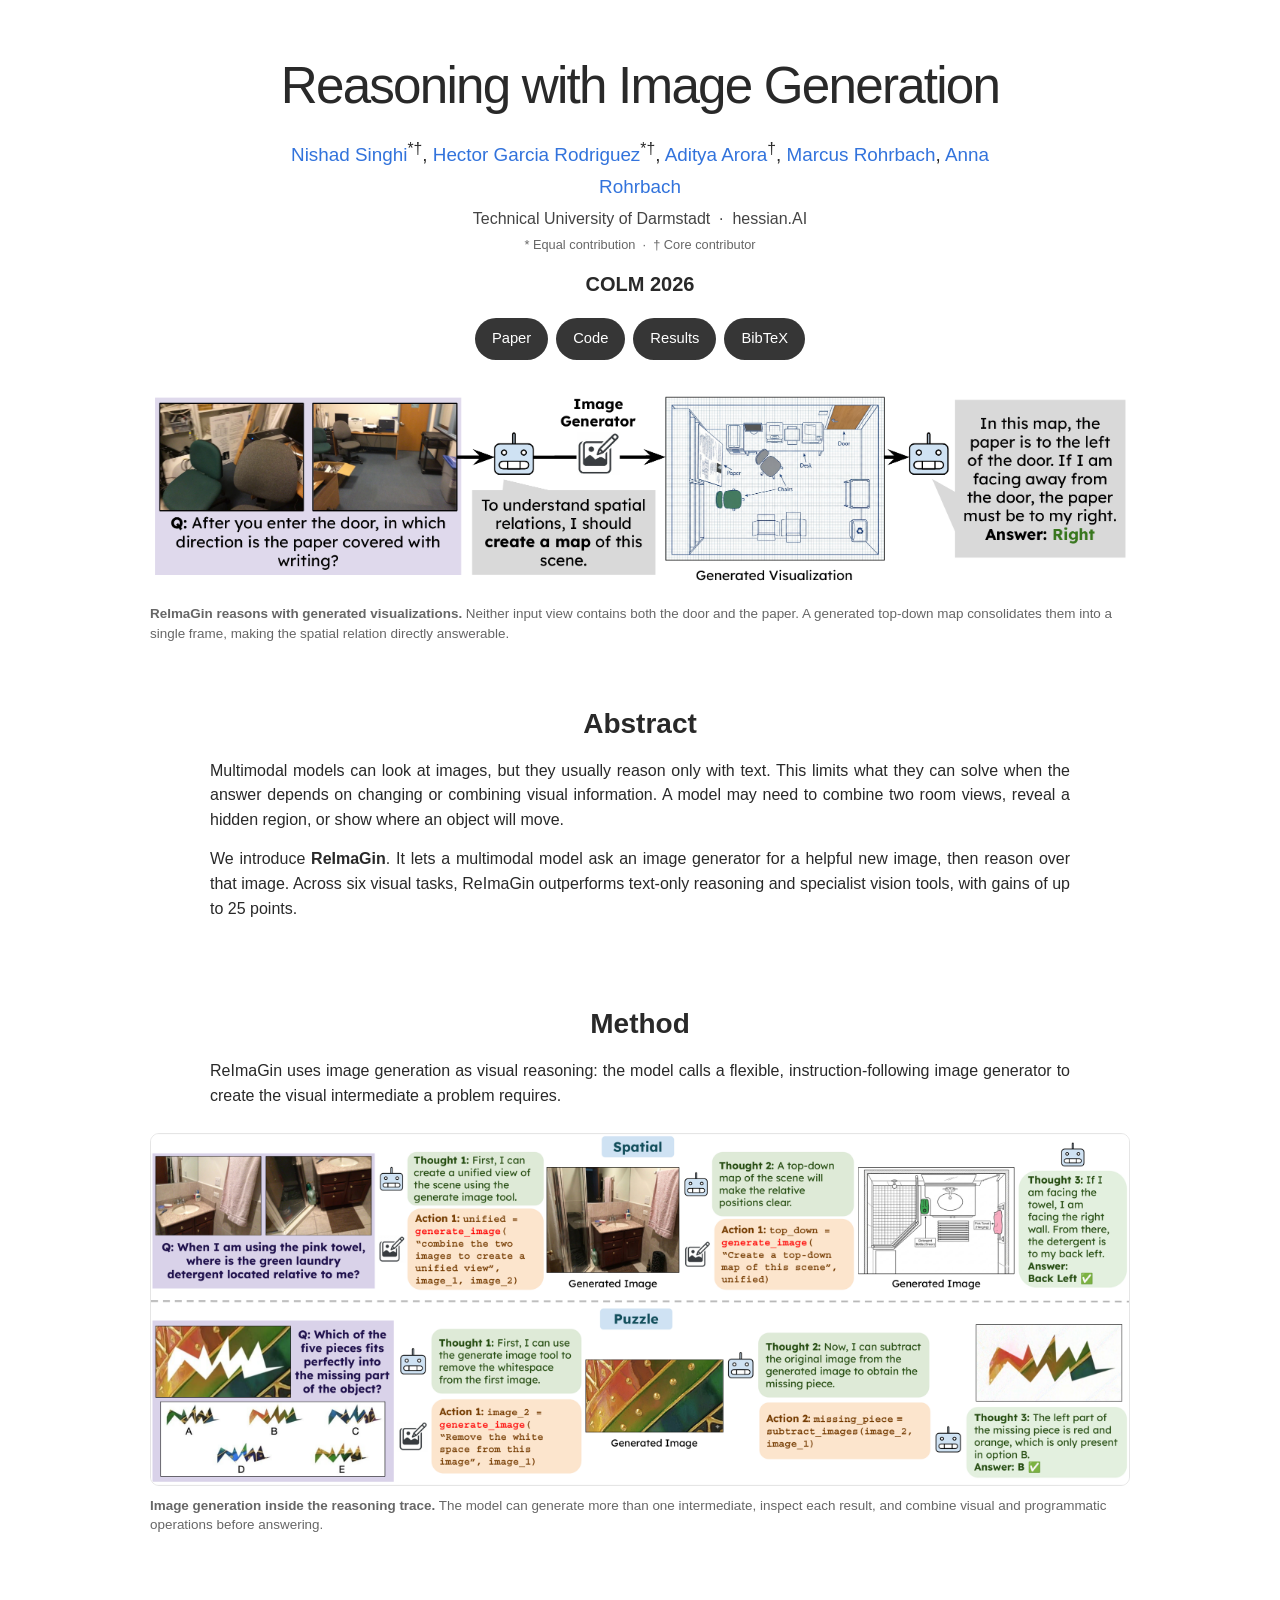
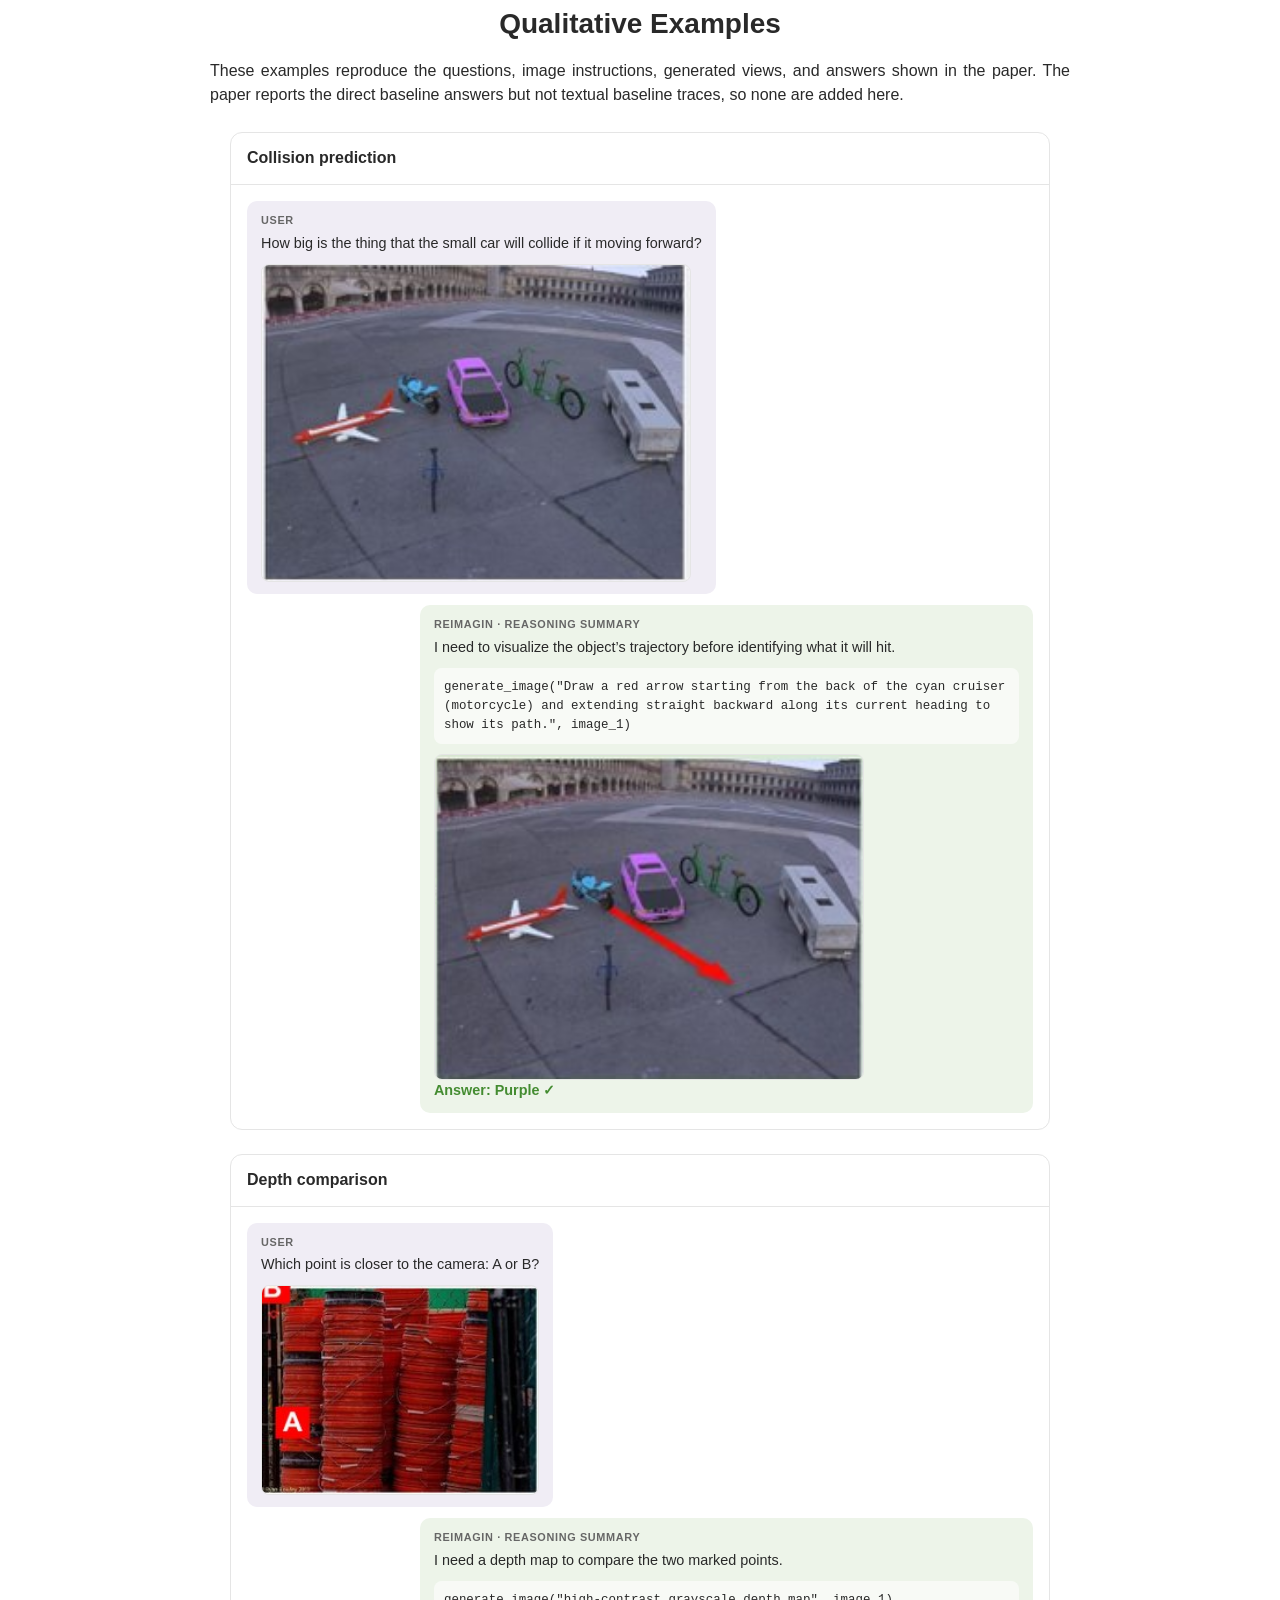
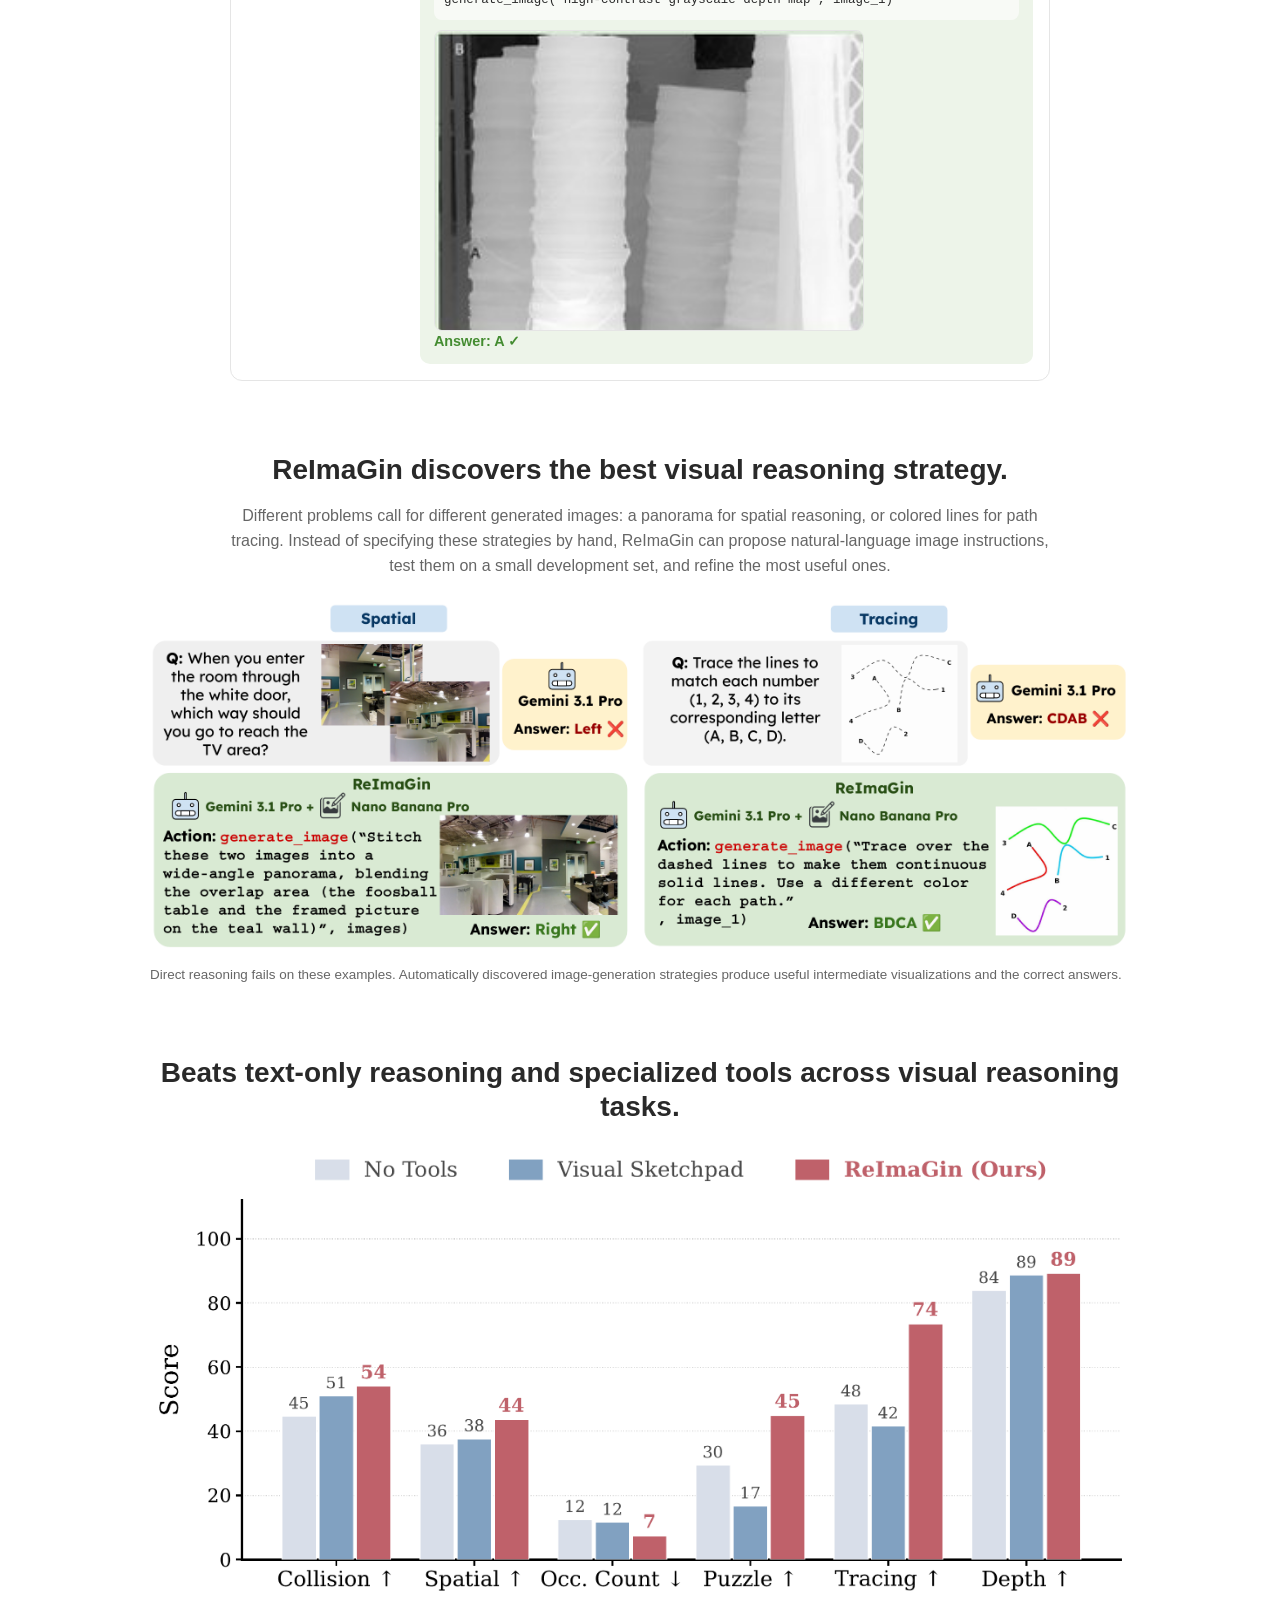
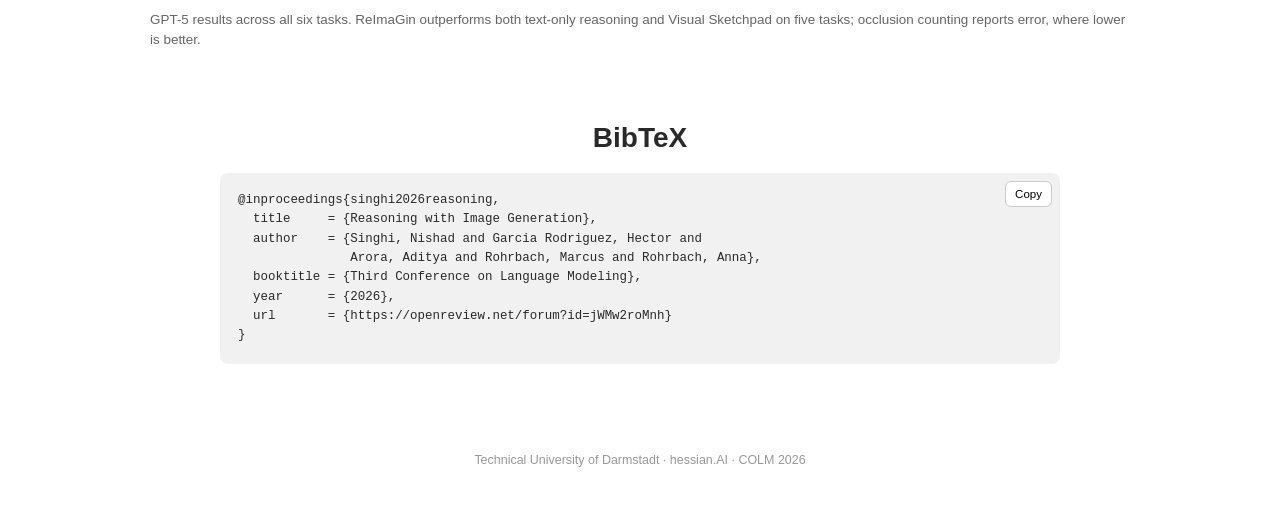
<file: reimagin-v1/index.html>
<!doctype html>
<html lang="en">
<head>
  <meta charset="utf-8">
  <meta name="viewport" content="width=device-width, initial-scale=1">
  <meta name="description" content="Reasoning with Image Generation — ReImaGin, COLM 2026.">
  <meta property="og:type" content="website">
  <meta property="og:title" content="Reasoning with Image Generation">
  <meta property="og:description" content="ReImaGin uses image generation as a flexible visual reasoning mechanism for multimodal models.">
  <meta property="og:image" content="assets/img/reimagin/teaser.jpg">
  <meta name="twitter:card" content="summary_large_image">
  <title>Reasoning with Image Generation</title>
  <style>
    :root {
      --ink: #292929;
      --muted: #666;
      --link: #3273dc;
      --paper: #fff;
      --soft: #f5f5f5;
      --line: #e5e5e5;
      --ours: #bf5f6b;
      --sketch: #80a1c1;
      --base: #ced5e2;
      --green: #448c31;
      --max: 980px;
      --sans: Arial, Helvetica, sans-serif;
    }

    * { box-sizing: border-box; }
    html { scroll-behavior: smooth; }
    body {
      margin: 0;
      color: var(--ink);
      background: var(--paper);
      font-family: var(--sans);
      font-size: 16px;
      line-height: 1.55;
      -webkit-font-smoothing: antialiased;
    }
    img { display: block; max-width: 100%; }
    a { color: var(--link); }
    a:focus-visible, button:focus-visible, summary:focus-visible { outline: 3px solid #7cb3ff; outline-offset: 3px; }

    .version-switch {
      position: fixed;
      top: 16px;
      right: 18px;
      z-index: 10;
      display: flex;
      gap: 4px;
      padding: 4px;
      border: 1px solid var(--line);
      border-radius: 999px;
      background: rgba(255,255,255,.92);
      box-shadow: 0 2px 10px rgba(0,0,0,.05);
      backdrop-filter: blur(8px);
    }
    .version-switch a {
      padding: 6px 11px;
      border-radius: 999px;
      color: var(--muted);
      font-size: 12px;
      font-weight: 700;
      text-decoration: none;
    }
    .version-switch a[aria-current="page"] { background: #333; color: white; }

    .hero {
      width: min(var(--max), calc(100% - 36px));
      margin: 0 auto;
      padding: 58px 0 28px;
      text-align: center;
    }
    h1 {
      margin: 0 0 22px;
      font-size: clamp(2rem, 5vw, 3.2rem);
      line-height: 1.1;
      font-weight: 500;
      letter-spacing: -.035em;
    }
    .authors {
      max-width: 780px;
      margin: 0 auto 5px;
      font-size: 1.18rem;
      line-height: 1.65;
    }
    .authors a { text-decoration: none; }
    .authors a:hover { text-decoration: underline; }
    .affiliations { margin: 0; color: #444; font-size: 1rem; }
    .contribution { margin: 3px 0 0; color: var(--muted); font-size: .8rem; }
    .venue { margin: 14px 0 0; font-size: 1.25rem; font-weight: 700; }

    .links {
      display: flex;
      flex-wrap: wrap;
      justify-content: center;
      gap: 8px;
      margin: 18px 0 30px;
    }
    .button {
      min-height: 42px;
      display: inline-flex;
      align-items: center;
      gap: 7px;
      padding: 8px 17px;
      border-radius: 999px;
      background: #363636;
      color: white;
      font-size: .92rem;
      text-decoration: none;
      transition: transform .15s ease, background .15s ease;
    }
    .button:hover { background: #111; transform: translateY(-1px); }

    figure { margin: 0; }
    figcaption { margin-top: 10px; color: var(--muted); font-size: .84rem; line-height: 1.45; text-align: left; }
    .teaser-wide { width: 100%; }
    .teaser-wide img { width: 100%; height: auto; }
    .spatial-mobile { display: none; }

    section {
      width: min(var(--max), calc(100% - 36px));
      margin: 0 auto;
      padding: 36px 0;
    }
    h2 { margin: 0 0 18px; text-align: center; font-size: 1.75rem; line-height: 1.2; }
    .copy { max-width: 860px; margin: 0 auto; text-align: justify; }
    .copy p { margin: 0 0 14px; }
    .callout {
      max-width: 780px;
      margin: 22px auto 0;
      padding: 15px 20px;
      border-left: 4px solid var(--ours);
      background: #faf7f7;
      font-size: 1.03rem;
    }

    .method-flow {
      display: grid;
      grid-template-columns: 1fr auto 1fr auto 1fr;
      gap: 12px;
      align-items: center;
      max-width: 900px;
      margin: 24px auto 0;
    }
    .method-card {
      min-height: 96px;
      display: grid;
      place-items: center;
      padding: 15px;
      border: 1px solid var(--line);
      border-radius: 10px;
      background: var(--soft);
      text-align: center;
    }
    .method-card strong { display: block; margin-bottom: 3px; }
    .method-card span { color: var(--muted); font-size: .84rem; }
    .method-card.highlight { border-color: #e7bdc2; background: #fcf2f3; }
    .arrow { color: #888; font-size: 1.5rem; }
    .paper-figure { margin: 24px auto 0; }
    .paper-figure img { width: 100%; height: auto; }
    .figure-scroll { overflow-x: auto; border: 1px solid var(--line); border-radius: 9px; background: white; }
    .figure-scroll img { min-width: 920px; }
    .scroll-hint { display: none; margin: 7px 0 0; color: var(--muted); font-size: .72rem; text-align: center; }
    .chat-list { display: grid; gap: 24px; max-width: 820px; margin: 24px auto 0; }
    .chat-card { overflow: hidden; border: 1px solid var(--line); border-radius: 12px; background: white; }
    .chat-card h3 { margin: 0; padding: 13px 16px; border-bottom: 1px solid var(--line); font-size: 1rem; }
    .chat-stack { display: grid; gap: 11px; padding: 16px; }
    .chat-step { max-width: 92%; padding: 12px 14px; border-radius: 10px; font-size: .9rem; line-height: 1.45; }
    .chat-step p { margin: 0; }
    .chat-step.user { justify-self: start; background: #f0edf5; }
    .chat-step.model { justify-self: end; background: #edf4e9; }
    .chat-step.baseline { justify-self: end; background: #f6eded; }
    .chat-step.tool { justify-self: end; background: #f6eee3; font: .78rem/1.5 ui-monospace, SFMono-Regular, Menlo, monospace; }
    .chat-step img { width: min(100%, 620px); margin-top: 10px; border: 1px solid var(--line); border-radius: 8px; }
    .chat-step .compact-image { width: min(100%, 430px); }
    .chat-step.reimagin { width: 78%; }
    .inline-tool { margin-top: 10px; padding: 10px; border-radius: 8px; background: rgba(255,255,255,.62); font: .78rem/1.5 ui-monospace, SFMono-Regular, Menlo, monospace; overflow-wrap: anywhere; }
    .chat-label { display: block; margin-bottom: 4px; color: var(--muted); font-size: .68rem; font-weight: 700; letter-spacing: .06em; text-transform: uppercase; }
    .correct { color: var(--green); font-weight: 700; }
    .incorrect { color: #a14848; font-weight: 700; }
    .strategy-copy { max-width: 820px; margin: 0 auto 18px; text-align: center; color: var(--muted); }

    .results-figure { margin-top: 10px; }
    .results-figure img { width: 100%; height: auto; }
    .mobile-chart { display: none; }
    .result-note { max-width: 840px; margin: 14px auto 0; color: var(--muted); font-size: .9rem; text-align: center; }

    details {
      max-width: 840px;
      margin: 8px auto 0;
      border-top: 1px solid var(--line);
      border-bottom: 1px solid var(--line);
    }
    summary { padding: 13px 4px; cursor: pointer; font-weight: 700; }
    .bib-wrap { position: relative; }
    pre {
      margin: 0 0 16px;
      padding: 18px;
      overflow-x: auto;
      border-radius: 8px;
      background: #f1f1f1;
      font: .78rem/1.55 ui-monospace, SFMono-Regular, Menlo, monospace;
      white-space: pre;
    }
    .copy-button {
      position: absolute;
      top: 8px;
      right: 8px;
      border: 1px solid #ccc;
      border-radius: 6px;
      padding: 6px 9px;
      background: white;
      cursor: pointer;
      font-size: .72rem;
    }
    footer { padding: 35px 18px 55px; color: #999; font-size: .78rem; text-align: center; }

    @media (max-width: 700px) {
      .version-switch { position: static; width: max-content; margin: 12px auto -16px; }
      .hero { padding-top: 42px; }
      h1 { font-size: 2.22rem; }
      .authors { font-size: 1rem; line-height: 1.6; }
      .affiliations { font-size: .88rem; }
      .venue { font-size: 1.05rem; }
      .links { margin-bottom: 24px; }
      .button { min-height: 44px; }
      .teaser-wide { display: none; }
      .spatial-mobile { display: block; text-align: left; }
      .question {
        margin: 0 0 12px;
        padding: 12px 14px;
        border-radius: 9px;
        background: #e6e1f1;
        font-weight: 700;
        line-height: 1.35;
      }
      .source-views { display: grid; grid-template-columns: 1fr 1fr; gap: 8px; }
      .source-views img, .generated-map img { width: 100%; border: 1px solid #ddd; border-radius: 8px; }
      .source-views img { aspect-ratio: 4 / 3; object-fit: cover; }
      .flow-label { margin: 10px 0; color: var(--muted); font-size: .8rem; font-weight: 700; text-align: center; }
      .answer { margin: 10px 0 0; padding: 11px 14px; border-radius: 8px; background: #edf5e8; text-align: center; }
      .answer strong { color: var(--green); }
      section { padding: 30px 0; }
      h2 { font-size: 1.5rem; }
      .copy { text-align: left; }
      .method-flow { grid-template-columns: 1fr; gap: 7px; }
      .method-card { min-height: 74px; }
      .arrow { transform: rotate(90deg); text-align: center; font-size: 1.2rem; }
      .paper-figure { width: 100%; }
      .scroll-hint { display: block; }
      .chat-stack { padding: 12px; }
      .chat-step { max-width: 100%; }
      .chat-step.user, .chat-step.reimagin { width: 92%; }
      .results-figure { display: none; }
      .mobile-chart { display: block; }
      .legend { display: flex; flex-wrap: wrap; gap: 12px; margin-bottom: 18px; font-size: .75rem; }
      .legend span { display: inline-flex; align-items: center; gap: 5px; }
      .swatch { width: 11px; height: 11px; border-radius: 2px; }
      .metric { margin-bottom: 19px; }
      .metric-name { display: flex; justify-content: space-between; margin-bottom: 6px; font-size: .83rem; font-weight: 700; }
      .metric-name small { color: var(--muted); font-weight: 400; }
      .bar-row { display: grid; grid-template-columns: 74px 1fr 28px; gap: 7px; align-items: center; margin: 5px 0; font-size: .7rem; }
      .track { display: block; height: 8px; overflow: hidden; border-radius: 999px; background: #eee; }
      .bar { display: block; width: calc(var(--value) * 1%); height: 100%; border-radius: inherit; }
      .bar.base { background: var(--base); }
      .bar.sketch { background: var(--sketch); }
      .bar.ours { background: var(--ours); }
      pre { font-size: .68rem; }
    }

    @media (prefers-reduced-motion: reduce) {
      html { scroll-behavior: auto; }
      * { transition: none !important; }
    }
  </style>
</head>
<body>
  <header class="hero">
    <h1>Reasoning with Image Generation</h1>
    <p class="authors">
      <a href="https://nishadsinghi.github.io/">Nishad Singhi</a><sup>*†</sup>,
      <a href="https://hector.gr/">Hector Garcia Rodriguez</a><sup>*†</sup>,
      <a href="https://adityac8.github.io/">Aditya Arora</a><sup>†</sup>,
      <a href="https://rohrbach.vision/">Marcus Rohrbach</a>,
      <a href="https://anna-rohrbach.net/">Anna Rohrbach</a>
    </p>
    <p class="affiliations">Technical University of Darmstadt &nbsp;·&nbsp; hessian.AI</p>
    <p class="contribution">* Equal contribution &nbsp;·&nbsp; † Core contributor</p>
    <p class="venue">COLM 2026</p>

    <div class="links">
      <a class="button" href="https://openreview.net/forum?id=jWMw2roMnh" target="_blank" rel="noopener">Paper</a>
      <a class="button" href="https://github.com/multimodal-ai-lab/reimagin" target="_blank" rel="noopener">Code</a>
      <a class="button" href="#results">Results</a>
      <a class="button" href="#bibtex">BibTeX</a>
    </div>

    <figure class="teaser-wide">
      <img src="assets/img/reimagin/teaser-hires.png" alt="Two room views are transformed into a generated top-down map, enabling the model to answer a spatial question">
      <figcaption><strong>ReImaGin reasons with generated visualizations.</strong> Neither input view contains both the door and the paper. A generated top-down map consolidates them into a single frame, making the spatial relation directly answerable.</figcaption>
    </figure>

    <figure class="spatial-mobile">
      <p class="question">After you enter the door, in which direction is the paper covered with writing?</p>
      <div class="source-views">
        <img src="assets/img/reimagin/office-view1.jpg" alt="First room view containing the paper">
        <img src="assets/img/reimagin/office-view2.jpg" alt="Second room view containing the door">
      </div>
      <p class="flow-label">Two disjoint views &nbsp;→&nbsp; generated top-down map</p>
      <div class="generated-map"><img src="assets/img/reimagin/spatial-map.jpg" alt="Generated top-down map with the paper and door labeled"></div>
      <p class="answer">The paper is to the left of the door. Facing away from the door: <strong>Right</strong>.</p>
    </figure>
  </header>

  <main>
    <section id="abstract">
      <h2>Abstract</h2>
      <div class="copy">
        <p>Multimodal models can look at images, but they usually reason only with text. This limits what they can solve when the answer depends on changing or combining visual information. A model may need to combine two room views, reveal a hidden region, or show where an object will move.</p>
        <p>We introduce <strong>ReImaGin</strong>. It lets a multimodal model ask an image generator for a helpful new image, then reason over that image. Across six visual tasks, ReImaGin outperforms text-only reasoning and specialist vision tools, with gains of up to 25 points.</p>
      </div>
    </section>

    <section id="method">
      <h2>Method</h2>
      <div class="copy">
        <p>ReImaGin uses image generation as visual reasoning: the model calls a flexible, instruction-following image generator to create the visual intermediate a problem requires.</p>
      </div>
      <figure class="paper-figure">
        <div class="figure-scroll"><img src="assets/img/reimagin/reasoning-traces.png" alt="Full ReImaGin reasoning traces for spatial reasoning and visual puzzle completion"></div>
        <p class="scroll-hint">Swipe horizontally to inspect the full reasoning traces.</p>
        <figcaption><strong>Image generation inside the reasoning trace.</strong> The model can generate more than one intermediate, inspect each result, and combine visual and programmatic operations before answering.</figcaption>
      </figure>
    </section>

    <section id="examples">
      <h2>Qualitative Examples</h2>
      <div class="copy"><p>These examples reproduce the questions, image instructions, generated views, and answers shown in the paper. The paper reports the direct baseline answers but not textual baseline traces, so none are added here.</p></div>
      <div class="chat-list">
        <article class="chat-card">
          <h3>Collision prediction</h3>
          <div class="chat-stack">
            <div class="chat-step user">
              <span class="chat-label">User</span>
              <p>How big is the thing that the small car will collide if it moving forward?</p>
              <img class="compact-image" src="assets/img/reimagin/collision-paper-input.png" alt="Collision-prediction scene with differently colored objects">
            </div>
            <div class="chat-step model reimagin">
              <span class="chat-label">ReImaGin · Reasoning summary</span>
              <p>I need to visualize the object’s trajectory before identifying what it will hit.</p>
              <div class="inline-tool">generate_image("Draw a red arrow starting from the back of the cyan cruiser (motorcycle) and extending straight backward along its current heading to show its path.", image_1)</div>
              <img class="compact-image" src="assets/img/reimagin/collision-paper-generated.png" alt="Generated red trajectory arrow through the collision scene">
              <p><span class="correct">Answer: Purple ✓</span></p>
            </div>
          </div>
        </article>

        <article class="chat-card">
          <h3>Depth comparison</h3>
          <div class="chat-stack">
            <div class="chat-step user">
              <span class="chat-label">User</span>
              <p>Which point is closer to the camera: A or B?</p>
              <img class="compact-image" src="assets/img/reimagin/depth-paper-input.png" alt="Red stacked objects marked with points A and B">
            </div>
            <div class="chat-step model reimagin">
              <span class="chat-label">ReImaGin · Reasoning summary</span>
              <p>I need a depth map to compare the two marked points.</p>
              <div class="inline-tool">generate_image("high-contrast grayscale depth map", image_1)</div>
              <img class="compact-image" src="assets/img/reimagin/depth-paper-generated.png" alt="Generated grayscale depth map retaining points A and B">
              <p><span class="correct">Answer: A ✓</span></p>
            </div>
          </div>
        </article>
      </div>
    </section>

    <section id="discovery">
      <h2>ReImaGin discovers the best visual reasoning strategy.</h2>
      <p class="strategy-copy">Different problems call for different generated images: a panorama for spatial reasoning, or colored lines for path tracing. Instead of specifying these strategies by hand, ReImaGin can propose natural-language image instructions, test them on a small development set, and refine the most useful ones.</p>
      <figure class="paper-figure">
        <img src="assets/img/reimagin/strategy-discovery.png" alt="Automatically discovered strategies for spatial reasoning and path tracing">
        <figcaption>Direct reasoning fails on these examples. Automatically discovered image-generation strategies produce useful intermediate visualizations and the correct answers.</figcaption>
      </figure>
    </section>

    <section id="results">
      <h2>Beats text-only reasoning and specialized tools across visual reasoning tasks.</h2>
      <figure class="results-figure">
        <img src="assets/img/reimagin/results-gpt5.png" alt="Bar chart comparing no tools, Visual Sketchpad, and ReImaGin across six visual reasoning tasks">
        <figcaption>GPT-5 results across all six tasks. ReImaGin outperforms both text-only reasoning and Visual Sketchpad on five tasks; occlusion counting reports error, where lower is better.</figcaption>
      </figure>

      <div class="mobile-chart" role="img" aria-label="GPT-5 results comparing No Tools, Visual Sketchpad, and ReImaGin across six tasks">
        <div class="legend">
          <span><i class="swatch" style="background:var(--base)"></i>No Tools</span>
          <span><i class="swatch" style="background:var(--sketch)"></i>Visual Sketchpad</span>
          <span><i class="swatch" style="background:var(--ours)"></i>ReImaGin</span>
        </div>
        <div class="metric"><div class="metric-name"><span>Collision</span><small>higher is better</small></div><div class="bar-row"><span>No Tools</span><i class="track"><i class="bar base" style="--value:45"></i></i><b>45</b></div><div class="bar-row"><span>Sketchpad</span><i class="track"><i class="bar sketch" style="--value:51"></i></i><b>51</b></div><div class="bar-row"><span>ReImaGin</span><i class="track"><i class="bar ours" style="--value:54"></i></i><b>54</b></div></div>
        <div class="metric"><div class="metric-name"><span>Spatial</span><small>higher is better</small></div><div class="bar-row"><span>No Tools</span><i class="track"><i class="bar base" style="--value:36"></i></i><b>36</b></div><div class="bar-row"><span>Sketchpad</span><i class="track"><i class="bar sketch" style="--value:38"></i></i><b>38</b></div><div class="bar-row"><span>ReImaGin</span><i class="track"><i class="bar ours" style="--value:44"></i></i><b>44</b></div></div>
        <div class="metric"><div class="metric-name"><span>Occlusion counting</span><small>lower is better</small></div><div class="bar-row"><span>No Tools</span><i class="track"><i class="bar base" style="--value:12"></i></i><b>12</b></div><div class="bar-row"><span>Sketchpad</span><i class="track"><i class="bar sketch" style="--value:12"></i></i><b>12</b></div><div class="bar-row"><span>ReImaGin</span><i class="track"><i class="bar ours" style="--value:7"></i></i><b>7</b></div></div>
        <div class="metric"><div class="metric-name"><span>Visual puzzle</span><small>higher is better</small></div><div class="bar-row"><span>No Tools</span><i class="track"><i class="bar base" style="--value:30"></i></i><b>30</b></div><div class="bar-row"><span>Sketchpad</span><i class="track"><i class="bar sketch" style="--value:17"></i></i><b>17</b></div><div class="bar-row"><span>ReImaGin</span><i class="track"><i class="bar ours" style="--value:45"></i></i><b>45</b></div></div>
        <div class="metric"><div class="metric-name"><span>Path tracing</span><small>higher is better</small></div><div class="bar-row"><span>No Tools</span><i class="track"><i class="bar base" style="--value:48"></i></i><b>48</b></div><div class="bar-row"><span>Sketchpad</span><i class="track"><i class="bar sketch" style="--value:42"></i></i><b>42</b></div><div class="bar-row"><span>ReImaGin</span><i class="track"><i class="bar ours" style="--value:74"></i></i><b>74</b></div></div>
        <div class="metric"><div class="metric-name"><span>Depth</span><small>higher is better</small></div><div class="bar-row"><span>No Tools</span><i class="track"><i class="bar base" style="--value:84"></i></i><b>84</b></div><div class="bar-row"><span>Sketchpad</span><i class="track"><i class="bar sketch" style="--value:89"></i></i><b>89</b></div><div class="bar-row"><span>ReImaGin</span><i class="track"><i class="bar ours" style="--value:89"></i></i><b>89</b></div></div>
      </div>
    </section>

    <section id="bibtex">
      <h2>BibTeX</h2>
      <div class="bib-wrap" style="max-width:840px;margin:0 auto">
        <button class="copy-button" id="copyButton" type="button">Copy</button>
        <pre id="bib">@inproceedings{singhi2026reasoning,
  title     = {Reasoning with Image Generation},
  author    = {Singhi, Nishad and Garcia Rodriguez, Hector and
               Arora, Aditya and Rohrbach, Marcus and Rohrbach, Anna},
  booktitle = {Third Conference on Language Modeling},
  year      = {2026},
  url       = {https://openreview.net/forum?id=jWMw2roMnh}
}</pre>
      </div>
    </section>
  </main>

  <footer>Technical University of Darmstadt · hessian.AI · COLM 2026</footer>

  <script>
    document.getElementById('copyButton').addEventListener('click', async (event) => {
      try {
        await navigator.clipboard.writeText(document.getElementById('bib').textContent);
        event.currentTarget.textContent = 'Copied';
        setTimeout(() => { event.currentTarget.textContent = 'Copy'; }, 1400);
      } catch (_) {
        event.currentTarget.textContent = 'Select text';
      }
    });
  </script>
</body>
</html>
</file>
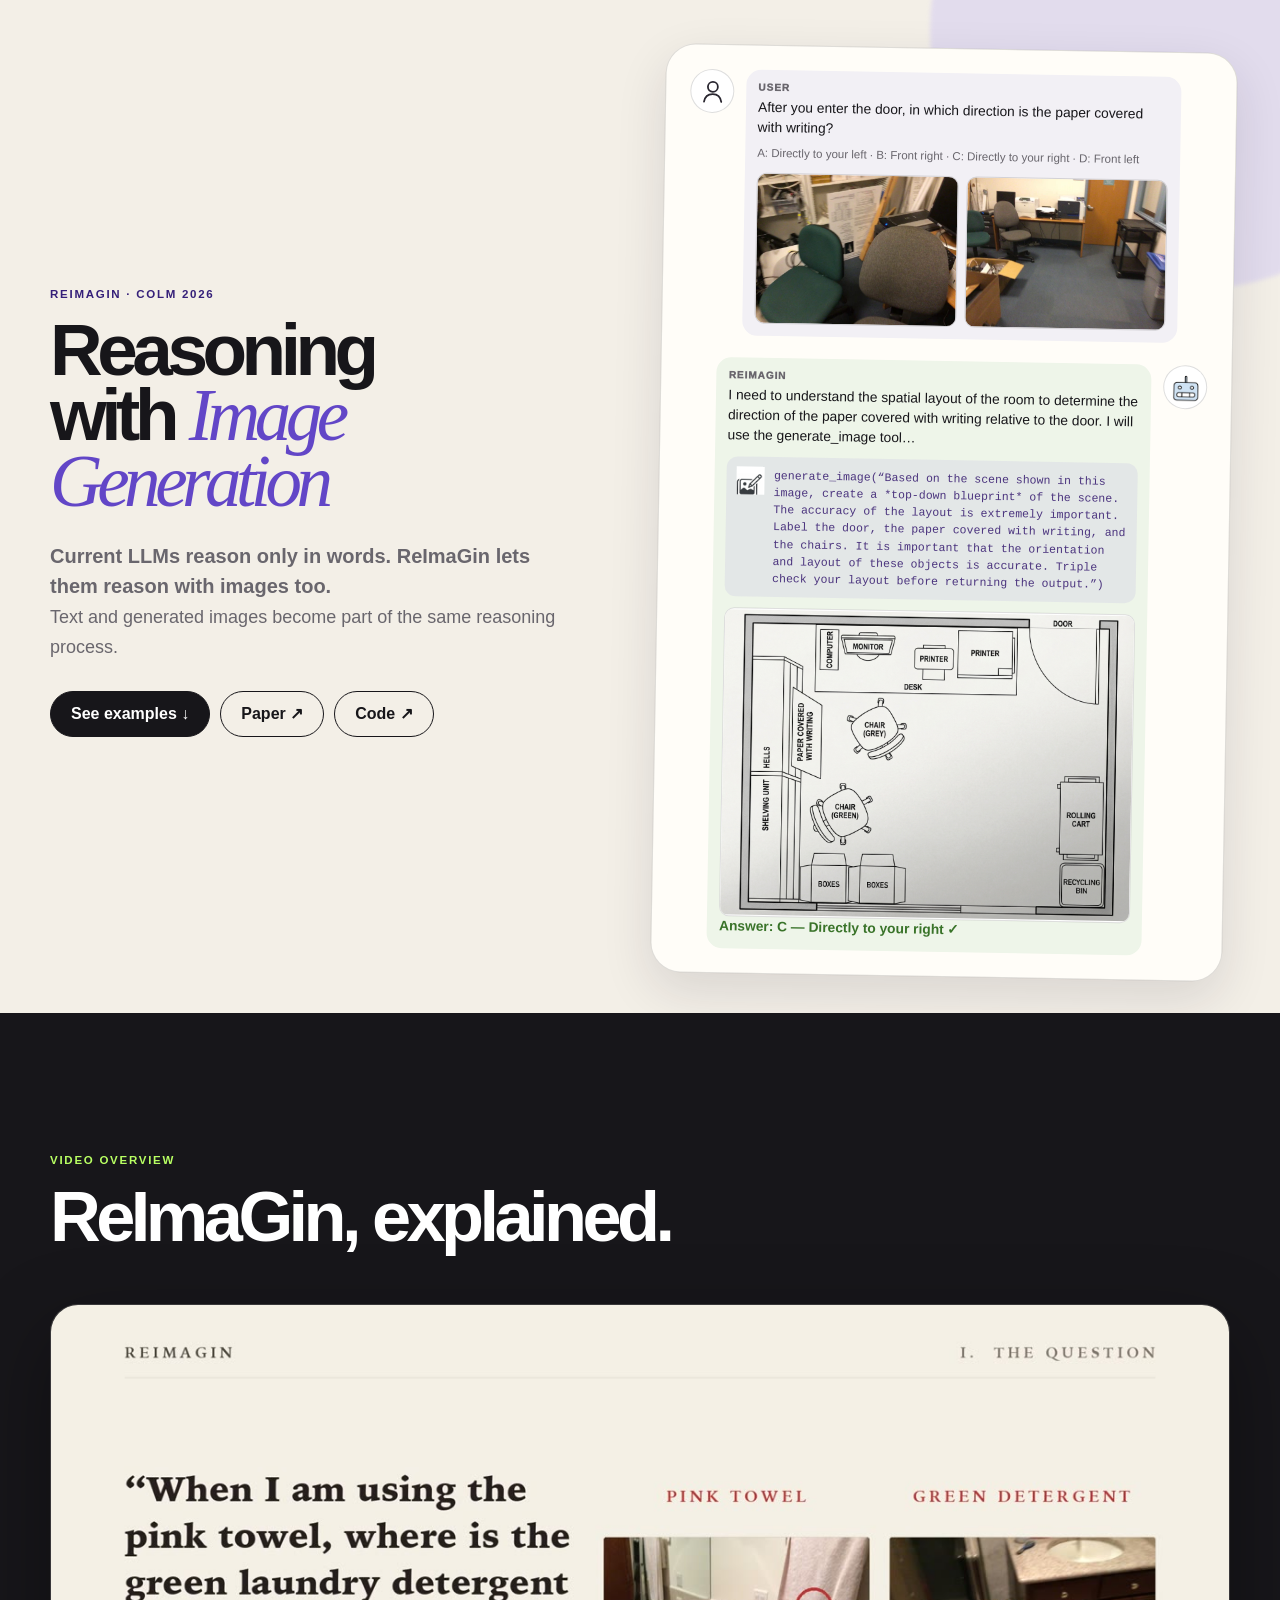
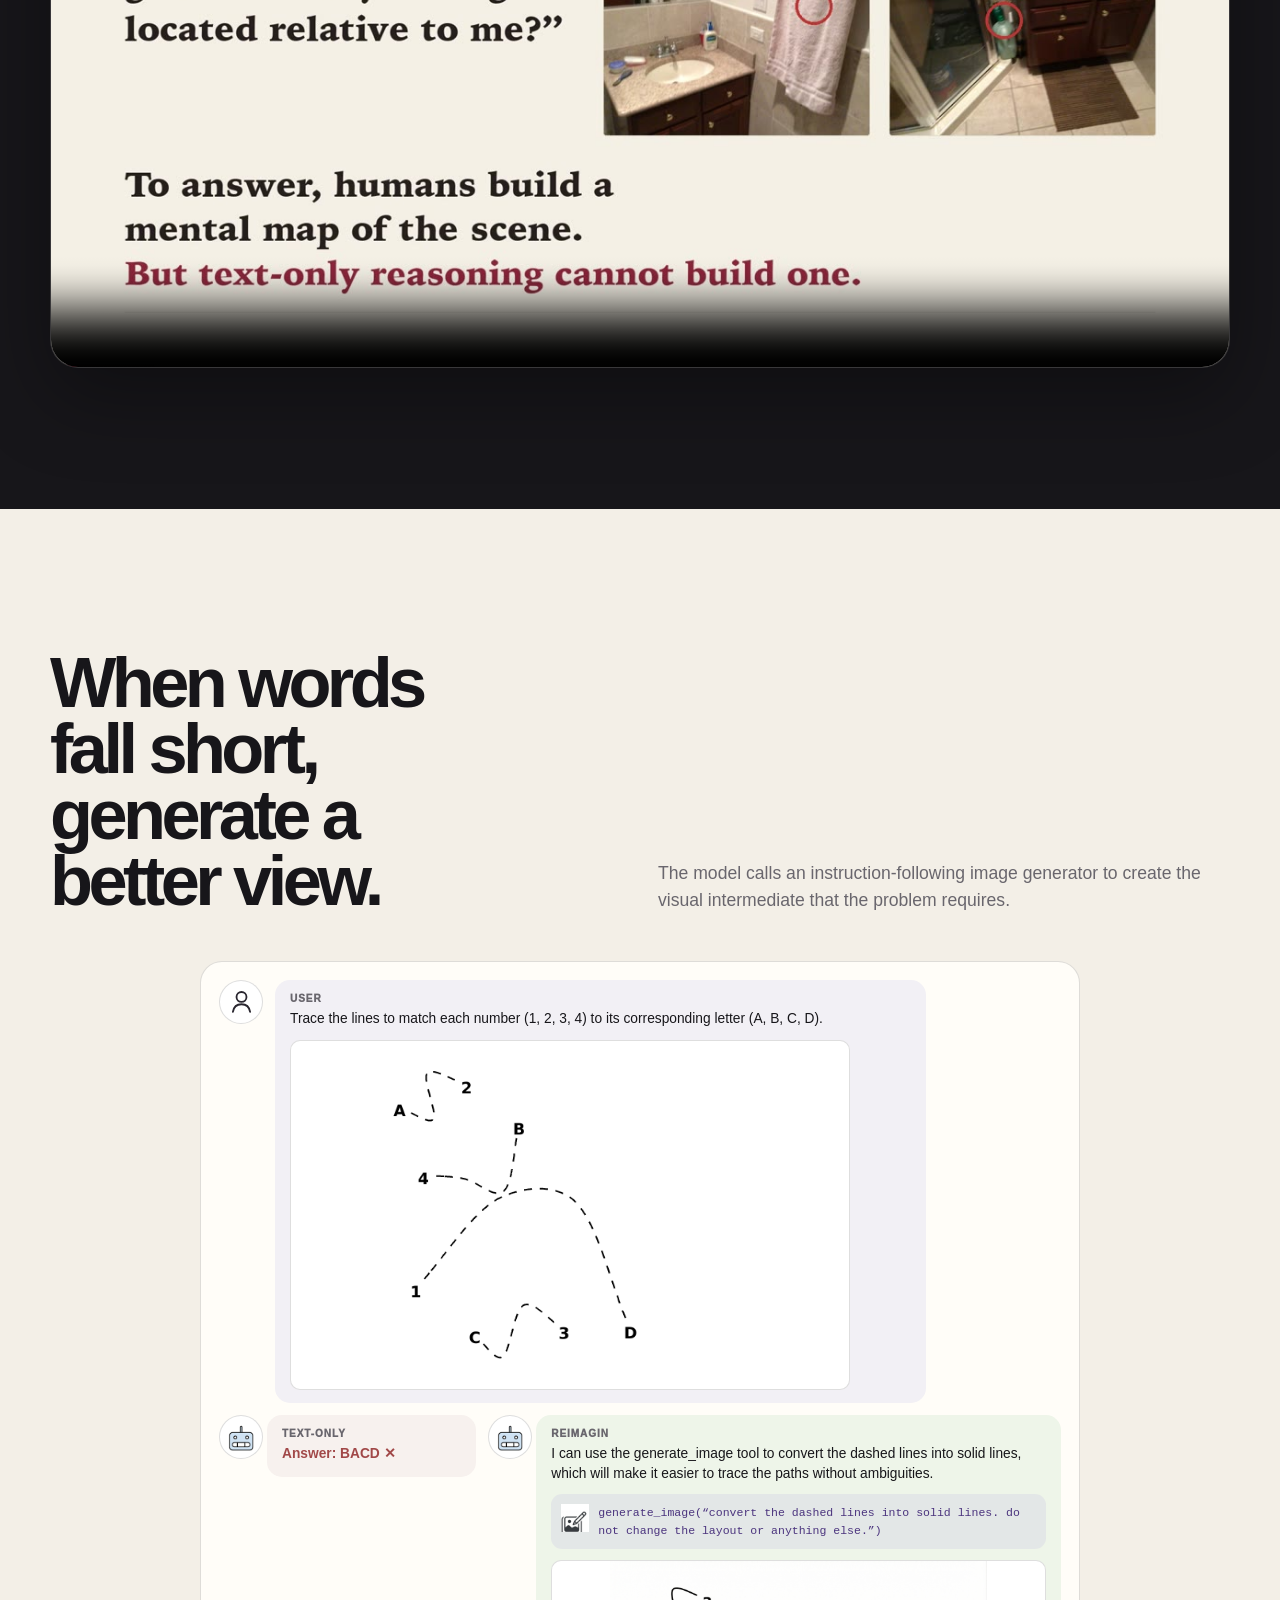
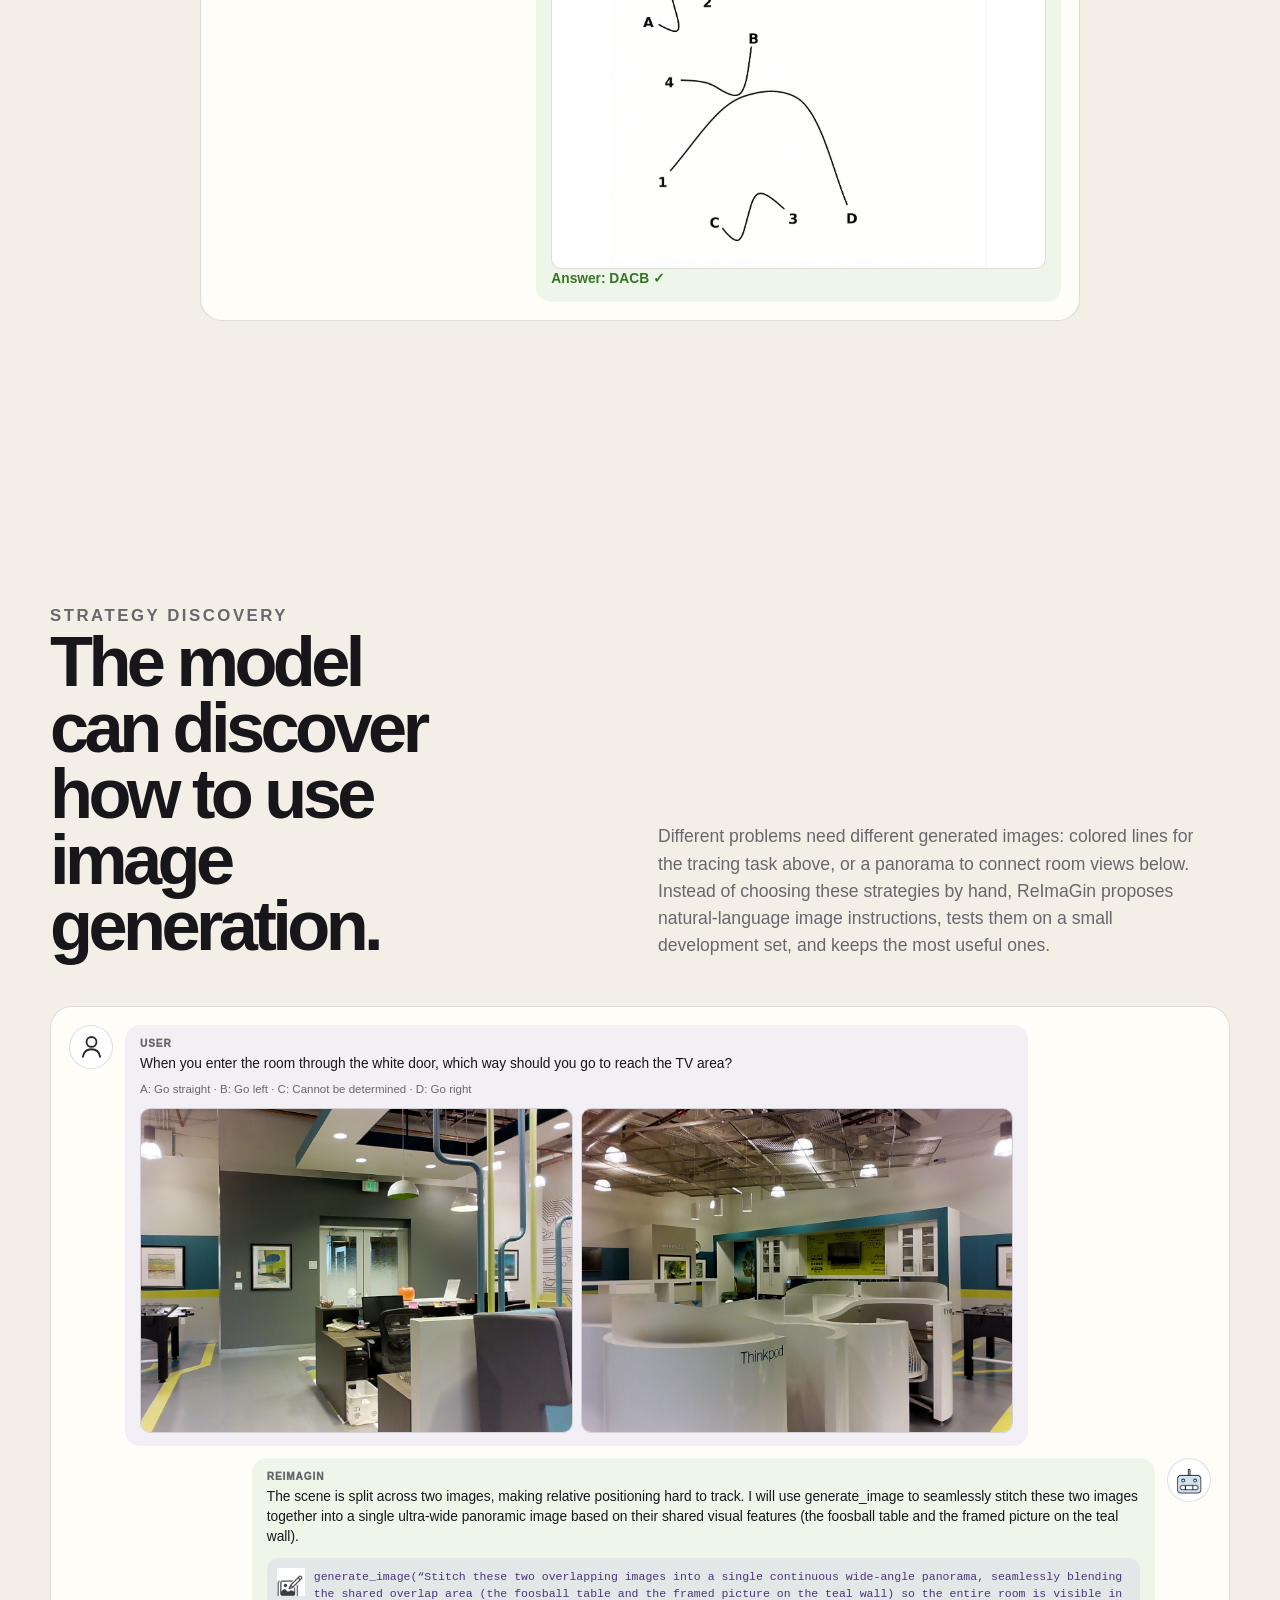
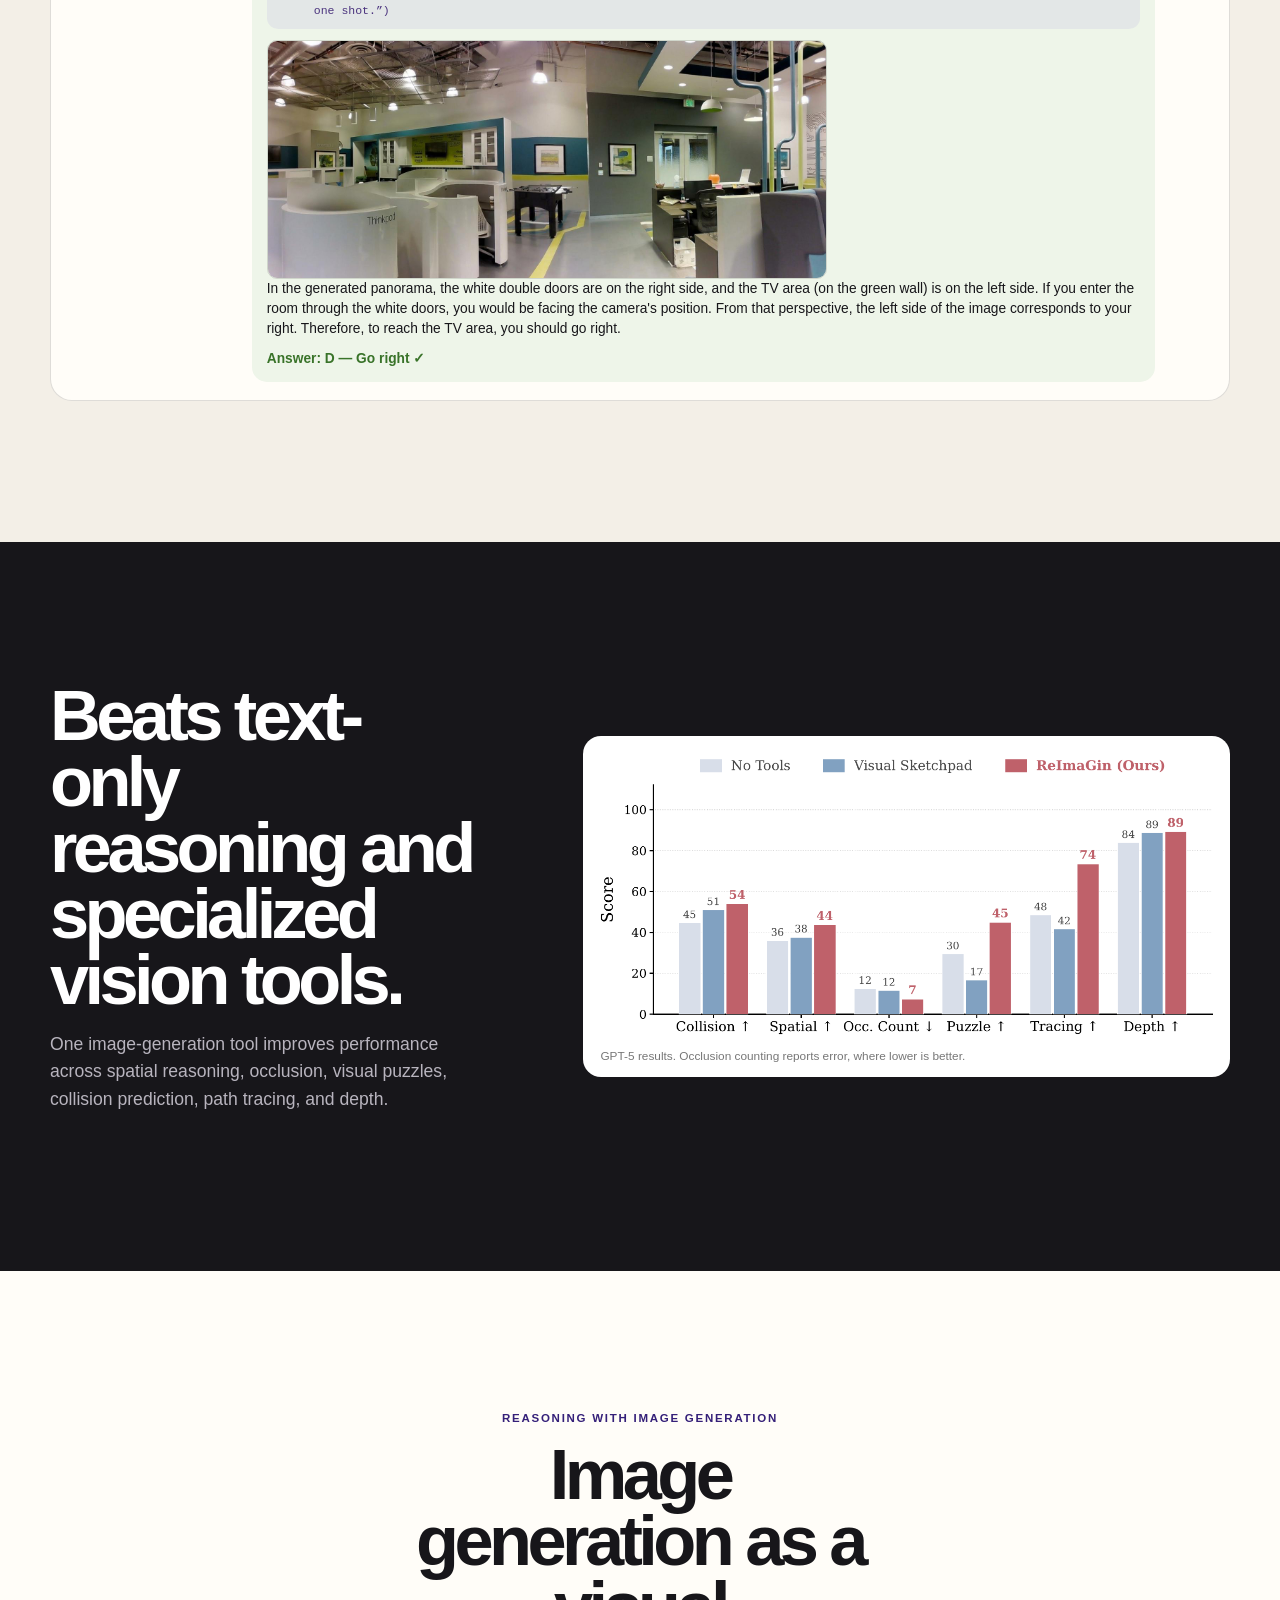
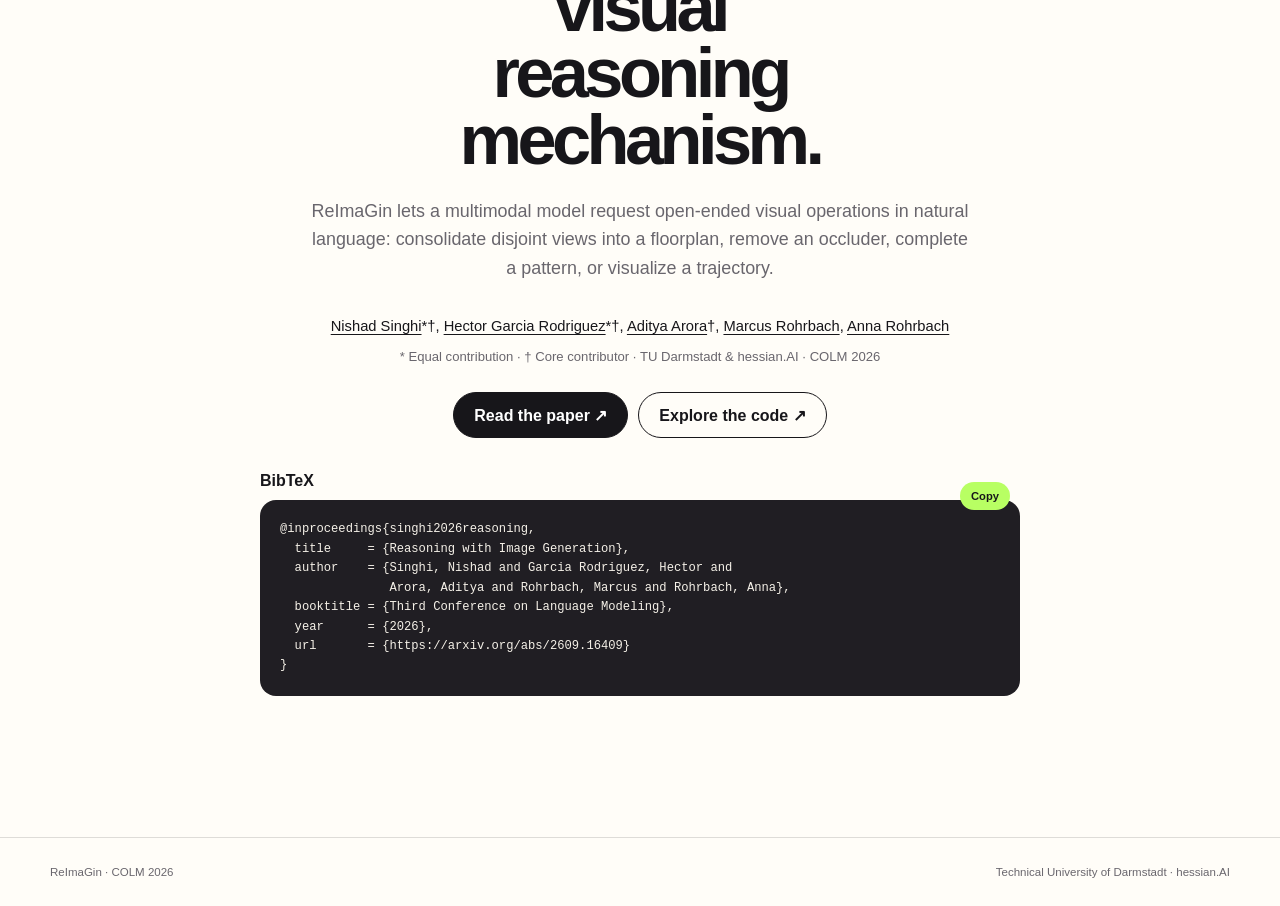
<file: reimagin/index.html>
<!doctype html>
<html lang="en">
<head>
  <meta charset="utf-8">
  <meta name="viewport" content="width=device-width, initial-scale=1">
  <meta name="theme-color" content="#f3efe7">
  <meta name="description" content="ReImaGin lets multimodal models reason by generating visual intermediate states.">
  <meta property="og:type" content="website">
  <meta property="og:title" content="ReImaGin — Reasoning with Image Generation">
  <meta property="og:description" content="A multimodal model can generate the visual intermediate it needs to reason.">
  <meta property="og:image" content="assets/img/reimagin/teaser.jpg">
  <meta name="twitter:card" content="summary_large_image">
  <title>Reasoning with Image Generation</title>
  <style>
    :root {
      --paper: #f3efe7;
      --white: #fffdf8;
      --ink: #17161a;
      --muted: #69666d;
      --lilac: #dcd5f0;
      --violet: #6246c7;
      --violet-dark: #352079;
      --green: #b8ff63;
      --line: rgba(23, 22, 26, .14);
      --shadow: 0 18px 50px rgba(35, 27, 52, .12);
      --radius: 24px;
      --sans: Inter, ui-sans-serif, -apple-system, BlinkMacSystemFont, "Segoe UI", sans-serif;
      --serif: Iowan Old Style, Baskerville, "Times New Roman", serif;
    }

    * { box-sizing: border-box; }
    html { scroll-behavior: smooth; }
    body {
      margin: 0;
      color: var(--ink);
      background: var(--paper);
      font-family: var(--sans);
      -webkit-font-smoothing: antialiased;
    }
    img { display: block; width: 100%; }
    a { color: inherit; }
    button, summary { font: inherit; }
    button { color: inherit; }

    .skip-link {
      position: fixed;
      left: 16px;
      top: -80px;
      z-index: 100;
      padding: 12px 16px;
      background: var(--ink);
      color: white;
      border-radius: 999px;
    }
    .skip-link:focus { top: 16px; }

    .pill,
    .reveal-button,
    .switch-button {
      min-height: 46px;
      border: 1px solid var(--ink);
      border-radius: 999px;
      padding: 0 20px;
      background: transparent;
      font-weight: 800;
      text-decoration: none;
      cursor: pointer;
      display: inline-flex;
      align-items: center;
      justify-content: center;
      gap: 8px;
      transition: transform .2s ease, background .2s ease, color .2s ease;
    }
    .pill:hover,
    .reveal-button:hover,
    .switch-button:hover { transform: translateY(-2px); }
    .pill.primary,
    .reveal-button { background: var(--ink); color: white; }
    .pill:focus-visible,
    button:focus-visible,
    summary:focus-visible,
    a:focus-visible { outline: 3px solid var(--violet); outline-offset: 3px; }

    .hero {
      min-height: 100svh;
      display: grid;
      align-items: center;
      padding: 48px max(20px, calc((100vw - 1180px) / 2)) 36px;
      overflow: hidden;
      position: relative;
    }
    .hero::before {
      content: "";
      position: absolute;
      width: 520px;
      height: 520px;
      border-radius: 50%;
      background: var(--lilac);
      filter: blur(2px);
      opacity: .72;
      top: -230px;
      right: -170px;
      pointer-events: none;
    }
    .hero-grid {
      position: relative;
      z-index: 1;
      display: grid;
      grid-template-columns: minmax(380px, .95fr) minmax(500px, 1.05fr);
      gap: clamp(42px, 7vw, 96px);
      align-items: center;
      width: 100%;
      max-width: 1180px;
      margin: 0 auto;
    }
    .eyebrow {
      margin: 0 0 18px;
      text-transform: uppercase;
      letter-spacing: .15em;
      font-size: .72rem;
      font-weight: 900;
      color: var(--violet-dark);
    }
    h1 {
      max-width: 10ch;
      margin: 0;
      font-size: clamp(3.35rem, 5.7vw, 5.9rem);
      line-height: .89;
      letter-spacing: -.075em;
      text-wrap: balance;
    }
    h1 em {
      color: var(--violet);
      font-family: var(--serif);
      font-weight: 500;
    }
    .dek {
      max-width: 34rem;
      margin: 26px 0 0;
      color: var(--muted);
      font-size: clamp(1.05rem, 1.8vw, 1.25rem);
      line-height: 1.5;
    }
    .hero-actions { display: flex; flex-wrap: wrap; gap: 10px; margin-top: 30px; }
    .paper-meta { margin: 26px 0 0; color: var(--muted); font-size: .82rem; line-height: 1.6; }
    .paper-meta a { text-underline-offset: 3px; }

    .demo {
      background: var(--white);
      border: 1px solid var(--line);
      border-radius: 30px;
      box-shadow: var(--shadow);
      padding: clamp(15px, 2vw, 24px);
      transform: rotate(1deg);
    }
    .question {
      display: flex;
      gap: 12px;
      align-items: flex-start;
      margin: 0 0 18px;
      font-family: var(--serif);
      font-size: clamp(1rem, 1.6vw, 1.25rem);
      line-height: 1.28;
    }
    .question b {
      flex: 0 0 auto;
      padding: 4px 9px;
      background: var(--lilac);
      border-radius: 8px;
      font-family: var(--sans);
      font-size: .67rem;
      letter-spacing: .08em;
    }
    .demo-stage {
      display: grid;
      grid-template-columns: .88fr auto 1.12fr;
      gap: 16px;
      align-items: center;
    }
    .views { display: grid; gap: 8px; }
    .view-card,
    .map-card {
      position: relative;
      overflow: hidden;
      border: 1px solid var(--line);
      border-radius: 16px;
      background: #ddd;
    }
    .view-card { aspect-ratio: 4 / 2.4; }
    .view-card img,
    .map-card img { width: 100%; height: 100%; object-fit: cover; }
    .map-card { aspect-ratio: 1.24 / 1; }
    .tag {
      position: absolute;
      top: 9px;
      left: 9px;
      z-index: 2;
      padding: 5px 8px;
      border-radius: 999px;
      background: rgba(255,255,255,.9);
      font-size: .64rem;
      font-weight: 900;
      letter-spacing: .08em;
      text-transform: uppercase;
    }
    .map-card img { filter: blur(18px) grayscale(1); transform: scale(1.08); object-position: center; transition: .7s cubic-bezier(.2,.75,.25,1); }
    .map-card::after {
      content: "?";
      position: absolute;
      inset: 0;
      display: grid;
      place-items: center;
      color: var(--violet-dark);
      background: rgba(220, 213, 240, .8);
      font-family: var(--serif);
      font-size: 5rem;
      transition: opacity .35s ease;
    }
    .demo.solved .map-card img { filter: none; transform: none; }
    .demo.solved .map-card::after { opacity: 0; pointer-events: none; }
    .solve-control { display: grid; justify-items: center; gap: 8px; }
    .solve-control span { font-size: 1.5rem; }
    .reveal-button { padding-inline: 17px; font-size: .78rem; white-space: nowrap; }
    .answer {
      margin: 17px 0 0;
      display: flex;
      align-items: center;
      justify-content: space-between;
      gap: 14px;
      min-height: 50px;
      padding: 10px 12px 10px 16px;
      background: #eeece7;
      border-radius: 14px;
      color: var(--muted);
      font-size: .83rem;
      transition: background .3s ease, color .3s ease;
    }
    .answer strong { font-size: 1.05rem; color: var(--ink); opacity: .22; }
    .demo.solved .answer { background: var(--green); color: var(--ink); }
    .demo.solved .answer strong { opacity: 1; }

    .section {
      padding: clamp(78px, 11vw, 150px) max(20px, calc((100vw - 1180px) / 2));
    }
    .video-section {
      background: var(--ink);
      color: white;
    }
    .video-inner { max-width: 1180px; margin: 0 auto; }
    .video-section .eyebrow { color: var(--green); }
    .video-section h2 { max-width: none; margin-bottom: clamp(30px, 5vw, 54px); }
    .video-frame {
      overflow: hidden;
      border: 1px solid rgba(255,255,255,.18);
      border-radius: clamp(16px, 2.4vw, 28px);
      background: #0d0c0f;
      box-shadow: 0 28px 80px rgba(0,0,0,.34);
    }
    .video-frame video {
      display: block;
      width: 100%;
      aspect-ratio: 16 / 9;
      background: #0d0c0f;
    }
    .section-head {
      display: grid;
      grid-template-columns: 1fr 1fr;
      gap: 36px;
      align-items: end;
      margin-bottom: 46px;
    }
    h2 {
      margin: 0;
      max-width: 12ch;
      font-size: clamp(2.55rem, 5.5vw, 5.5rem);
      line-height: .94;
      letter-spacing: -.065em;
    }
    .section-head p {
      max-width: 34rem;
      margin: 0;
      color: var(--muted);
      font-size: 1.1rem;
      line-height: 1.55;
    }
    .logic {
      display: flex;
      align-items: center;
      justify-content: space-between;
      gap: 12px;
      padding: 18px 22px;
      margin-bottom: 26px;
      border: 1px solid var(--line);
      border-radius: 999px;
      background: rgba(255,255,255,.45);
      font-weight: 850;
    }
    .logic span:nth-child(even) { color: var(--violet); }
    .logic .active { padding: 10px 16px; background: var(--lilac); border-radius: 999px; }

    .examples { display: grid; grid-template-columns: repeat(3, 1fr); gap: 16px; }
    .example {
      overflow: hidden;
      border: 1px solid var(--line);
      border-radius: var(--radius);
      background: var(--white);
    }
    .example-visual { position: relative; aspect-ratio: 4 / 3; overflow: hidden; background: #ddd; }
    .example-visual img { width: 100%; height: 100%; object-fit: cover; transition: opacity .35s ease, transform .45s ease; }
    .example-visual img.after { position: absolute; inset: 0; opacity: 0; transform: scale(1.03); }
    .example.is-after .example-visual img.before { opacity: 0; }
    .example.is-after .example-visual img.after { opacity: 1; transform: none; }
    .example-copy { padding: 19px; }
    .example-copy h3 { margin: 0; font-size: 1.15rem; }
    .example-copy p { min-height: 42px; margin: 8px 0 17px; color: var(--muted); font-size: .88rem; line-height: 1.5; }
    .switch-button { width: 100%; background: var(--paper); font-size: .78rem; }

    /* conversational reasoning traces */
    .chat-prompt { padding: 15px; border-radius: 16px; background: #f2f0f5; }
    .chat-head { display: flex; align-items: center; gap: 9px; margin-bottom: 10px; }
    .role {
      flex: 0 0 auto;
      font-size: .62rem;
      font-weight: 950;
      letter-spacing: .11em;
      text-transform: uppercase;
      color: var(--violet-dark);
    }
    .chat-head p { margin: 0; font-family: var(--serif); font-size: 1rem; line-height: 1.3; }
    .prompt-images { display: grid; grid-template-columns: 1fr 1fr; gap: 7px; }
    .prompt-images img { aspect-ratio: 4 / 2.35; object-fit: cover; border-radius: 10px; }
    .compare-traces { display: grid; grid-template-columns: .86fr 1.14fr; gap: 10px; margin-top: 11px; }
    .trace-lane { padding: 13px; border: 1px solid var(--line); border-radius: 15px; background: white; }
    .trace-lane.fail { background: #f7f5f3; }
    .trace-lane.ours { border-color: rgba(98,70,199,.28); background: #faf8ff; }
    .lane-title { display: flex; justify-content: space-between; gap: 8px; margin-bottom: 9px; font-size: .67rem; font-weight: 950; text-transform: uppercase; letter-spacing: .08em; }
    .lane-title .bad { color: #a14848; }
    .lane-title .good { color: var(--violet); }
    .model-bubble { margin: 0; font-size: .76rem; line-height: 1.45; color: #54515a; }
    .tool-call { margin: 9px 0; padding: 8px 10px; border-radius: 9px; background: #241f31; color: #f2eef9; font: .65rem/1.45 ui-monospace, SFMono-Regular, Menlo, monospace; }
    .generated-observation { display: grid; grid-template-columns: 90px 1fr; gap: 9px; align-items: center; }
    .generated-observation img { width: 90px; aspect-ratio: 1.25 / 1; object-fit: cover; border: 1px solid var(--line); border-radius: 8px; }
    .outcome { margin: 8px 0 0; font-size: .72rem; font-weight: 900; }
    .outcome.bad { color: #a14848; }
    .outcome.good { color: #397329; }

    .hero-chat { display: grid; gap: 10px; }
    .hero-chat .message { width: 94%; }
    .hero-chat .bubble { padding: 12px; }
    .hero-chat .message-media img { aspect-ratio: 4 / 3; object-fit: cover; }
    .hero-chat .generated-pair img { object-fit: contain; background: white; }
    .hero-chat .message-media.one img { aspect-ratio: 4 / 3; object-fit: contain; background: white; }
    .options { margin-top: 7px !important; color: var(--muted); font-size: .72rem !important; }
    .tool-stack { display: grid; gap: 7px; margin-top: 11px; }
    .tool-stack .inline-tool { margin-top: 0; }

    .trace-list { display: grid; gap: 18px; }
    .trace-card {
      display: block;
      width: min(100%, 860px);
      margin: 0 auto;
      padding: 18px;
      border: 1px solid var(--line);
      border-radius: 22px;
      background: var(--white);
    }
    .task-prompt { display: flex; flex-direction: column; gap: 10px; }
    .task-prompt img { width: min(100%, 650px); height: auto; object-fit: contain; border-radius: 13px; }
    .task-prompt .user-question { margin: 0; font-family: var(--serif); font-size: 1rem; line-height: 1.35; }
    .task-paths { display: grid; grid-template-columns: 1fr; gap: 12px; margin-top: 12px; }
    .task-path { padding: 14px; border-radius: 15px; background: #f4f2ef; }
    .task-path.ours { background: #f5f1ff; border: 1px solid rgba(98,70,199,.18); }
    .task-path .generated-observation { margin-top: 9px; grid-template-columns: 116px 1fr; }
    .task-path .generated-observation img { width: 116px; }
    .conversation-list { display: grid; gap: 18px; }
    .conversation {
      width: min(100%, 880px);
      margin: 0 auto;
      padding: 18px;
      border: 1px solid var(--line);
      border-radius: 22px;
      background: var(--white);
    }
    .message { display: grid; grid-template-columns: 44px minmax(0, 1fr); gap: 12px; align-items: start; width: 84%; }
    .message + .message { margin-top: 12px; }
    .message:not(.user) { grid-template-columns: minmax(0, 1fr) 44px; margin-left: auto; }
    .message:not(.user) .avatar { grid-column: 2; grid-row: 1; }
    .message:not(.user) .bubble { grid-column: 1; grid-row: 1; }
    .avatar {
      display: grid;
      place-items: center;
      width: 44px;
      height: 44px;
      border: 1px solid var(--line);
      border-radius: 50%;
      background: white;
    }
    .avatar img { width: 29px; height: 29px; object-fit: contain; }
    .bubble { min-width: 0; padding: 13px 15px; border-radius: 15px; background: #f2f0f5; }
    .message.model .bubble { background: #eef5e9; }
    .message.tool .bubble { background: #f4effd; }
    .message.baseline .bubble { background: #f7f1ee; }
    .bubble-label { display: block; margin-bottom: 5px; color: var(--muted); font-size: .63rem; font-weight: 950; letter-spacing: .09em; text-transform: uppercase; }
    .bubble p { margin: 0; font-size: .86rem; line-height: 1.45; }
    .bubble p + p { margin-top: 10px; }
    .bubble code { display: block; overflow-wrap: anywhere; color: #4b347e; font: .72rem/1.5 ui-monospace, SFMono-Regular, Menlo, monospace; }
    .inline-tool { display: grid; grid-template-columns: 28px minmax(0, 1fr); gap: 9px; align-items: start; margin-top: 11px; padding: 10px; border-radius: 11px; background: rgba(98,70,199,.08); }
    .inline-tool img { width: 28px; height: 28px; object-fit: contain; }
    .message-media { display: grid; grid-template-columns: repeat(2, minmax(0, 1fr)); gap: 8px; margin-top: 11px; }
    .message-media.one { grid-template-columns: minmax(0, 1fr); max-width: 560px; }
    .message-media img { width: 100%; aspect-ratio: 4 / 3; border: 1px solid var(--line); border-radius: 10px; object-fit: cover; }
    .message-media.one img { aspect-ratio: 16 / 10; object-fit: contain; background: white; }
    .message-media.one img.panorama { height: auto; aspect-ratio: auto; object-fit: contain; background: transparent; }
    .alternative-paths { display: grid; grid-template-columns: .62fr 1.38fr; gap: 12px; align-items: start; margin-top: 12px; }
    .alternative-paths .message,
    .alternative-paths .message:not(.user) { width: 100%; margin: 0; grid-template-columns: 36px minmax(0, 1fr); }
    .alternative-paths .message:not(.user) .avatar { grid-column: 1; grid-row: 1; }
    .alternative-paths .message:not(.user) .bubble { grid-column: 2; grid-row: 1; }
    .discovery-conversations { display: grid; gap: 16px; margin-top: 28px; }
    .discovery-conversations .conversation { width: 100%; }
    .discovery-grid { display: grid; grid-template-columns: .72fr 1.28fr; gap: clamp(28px, 6vw, 80px); align-items: center; }
    .discovery-copy h2 { max-width: 10ch; }
    .discovery-copy p { color: var(--muted); font-size: 1.05rem; line-height: 1.55; }
    .discovery-figure { margin: 0; padding: 10px; border: 1px solid var(--line); border-radius: 20px; background: white; }
    .discovery-figure img { width: 100%; height: auto; border-radius: 12px; }
    .discovery-figure figcaption { margin: 8px 5px 0; color: var(--muted); font-size: .72rem; line-height: 1.4; }

    .result {
      background: var(--ink);
      color: white;
      position: relative;
      overflow: hidden;
    }
    .result::after {
      content: "+25";
      position: absolute;
      right: -3vw;
      bottom: -8vw;
      color: rgba(255,255,255,.045);
      font-size: clamp(12rem, 35vw, 34rem);
      font-weight: 950;
      line-height: .7;
      letter-spacing: -.1em;
      pointer-events: none;
      display: none;
    }
    .result-chart { margin: 0; padding: 12px; border-radius: 18px; background: white; }
    .result-chart img { width: 100%; height: auto; border-radius: 10px; }
    .result-chart figcaption { margin: 8px 5px 0; color: #777; font-size: .74rem; line-height: 1.4; }
    .result-inner { position: relative; z-index: 1; max-width: 1180px; margin: auto; }
    .result-grid { display: grid; grid-template-columns: .8fr 1.2fr; gap: clamp(40px, 8vw, 120px); align-items: center; }
    .big-stat { color: var(--green); font-size: clamp(6rem, 16vw, 13rem); font-weight: 950; line-height: .72; letter-spacing: -.1em; }
    .big-stat small { display: block; margin-top: 26px; color: white; font-size: 1rem; line-height: 1.3; letter-spacing: 0; }
    .result h2 { max-width: 11ch; }
    .result p { max-width: 36rem; color: #b8b4be; font-size: 1.1rem; line-height: 1.55; }
    .task-list { display: flex; flex-wrap: wrap; gap: 8px; margin-top: 28px; }
    .task-list span { border: 1px solid #504d56; border-radius: 999px; padding: 9px 13px; font-size: .78rem; color: #d9d5dc; }

    .paper { background: var(--white); }
    .paper-grid { max-width: 970px; margin: auto; text-align: center; }
    .paper h2 { max-width: 12ch; margin: auto; }
    .paper .summary { max-width: 660px; margin: 24px auto 30px; color: var(--muted); font-size: 1.12rem; line-height: 1.6; }
    .authors { max-width: 780px; margin: 0 auto 10px; line-height: 1.8; font-size: .92rem; }
    .authors a { text-underline-offset: 3px; }
    .affiliation { margin: 0 0 28px; color: var(--muted); font-size: .82rem; }
    .paper-actions { display: flex; flex-wrap: wrap; justify-content: center; gap: 10px; }
    details { max-width: 760px; margin: 34px auto 0; text-align: left; border-top: 1px solid var(--line); }
    summary { padding: 18px 0; cursor: pointer; font-weight: 800; }
    .bib-wrap { position: relative; }
    pre { margin: 0; padding: 20px; overflow-x: auto; border-radius: 16px; background: #201e23; color: #f5f1e8; font: .76rem/1.6 ui-monospace, SFMono-Regular, Menlo, monospace; }
    .copy-button { position: absolute; right: 10px; top: 10px; border: 0; border-radius: 999px; padding: 8px 11px; background: var(--green); font-size: .7rem; font-weight: 900; cursor: pointer; }

    footer {
      display: flex;
      justify-content: space-between;
      gap: 24px;
      padding: 28px max(20px, calc((100vw - 1180px) / 2));
      color: var(--muted);
      font-size: .72rem;
      background: var(--white);
      border-top: 1px solid var(--line);
    }

    @media (max-width: 900px) {
      .hero { min-height: auto; }
      .hero-grid { grid-template-columns: 1fr; }
      h1 { max-width: 9ch; }
      .demo { transform: none; }
      .section-head, .result-grid { grid-template-columns: 1fr; }
      .examples { grid-template-columns: 1fr; }
      .example { display: grid; grid-template-columns: 1.1fr .9fr; }
      .example-visual { aspect-ratio: 4 / 3; }
      .example-copy { align-self: center; }
      .discovery-grid { grid-template-columns: 1fr; }
    }

    @media (max-width: 620px) {
      .hero { padding: 48px 16px 42px; }
      h1 { font-size: clamp(3.2rem, 16vw, 5rem); }
      .dek { margin-top: 20px; }
      .paper-meta { margin-top: 18px; }
      .demo { padding: 12px; border-radius: 22px; }
      .question { padding: 3px 3px 0; }
      .demo-stage { grid-template-columns: 1fr; gap: 11px; }
      .views { grid-template-columns: 1fr 1fr; }
      .view-card { aspect-ratio: 1 / .8; }
      .solve-control { grid-template-columns: 1fr auto 1fr; width: 100%; }
      .solve-control::before, .solve-control::after { content: ""; height: 1px; background: var(--line); }
      .solve-control span { display: none; }
      .reveal-button { min-width: 165px; }
      .map-card { aspect-ratio: 1.65 / 1; }
      .answer { align-items: flex-start; }
      .compare-traces { grid-template-columns: 1fr; }
      .generated-observation { grid-template-columns: 105px 1fr; }
      .generated-observation img { width: 105px; }
      .section { padding-inline: 16px; }
      .video-section { padding-block: 68px; }
      .video-frame { border-radius: 14px; }
      .section-head { gap: 22px; margin-bottom: 30px; }
      .logic { justify-content: center; gap: 6px; padding: 14px 9px; border-radius: 16px; white-space: nowrap; font-size: .7rem; }
      .logic .active { padding: 8px 10px; }
      .example { display: block; }
      .example-copy p { min-height: 0; }
      .trace-card { padding: 13px; }
      .task-prompt { display: flex; }
      .task-prompt img { width: 100%; }
      .task-path .generated-observation { grid-template-columns: 105px 1fr; }
      .task-path .generated-observation img { width: 105px; }
      .conversation { padding: 13px; }
      .message { grid-template-columns: 36px minmax(0, 1fr); gap: 9px; width: 94%; }
      .message:not(.user) { grid-template-columns: minmax(0, 1fr) 36px; }
      .avatar { width: 36px; height: 36px; }
      .avatar img { width: 24px; height: 24px; }
      .bubble { padding: 11px; }
      .message-media { grid-template-columns: 1fr 1fr; }
      .alternative-paths { grid-template-columns: 1fr; }
      .discovery-copy h2 { max-width: 11ch; }
      .result-grid { gap: 50px; }
      .big-stat { font-size: 8rem; }
      footer { flex-direction: column; }
    }

    @media (prefers-reduced-motion: reduce) {
      html { scroll-behavior: auto; }
      *, *::before, *::after { transition: none !important; }
    }
  </style>
</head>
<body>
  <a class="skip-link" href="#main">Skip to content</a>

  <main id="main">
    <section class="hero" id="top">
      <div class="hero-grid">
        <div>
          <p class="eyebrow">ReImaGin · COLM 2026</p>
          <h1>Reasoning with <em>Image Generation</em></h1>
          <p class="dek"><strong>Current LLMs reason only in words. ReImaGin lets them reason with images too.</strong><br><span style="font-size:.9em">Text and generated images become part of the same reasoning process.</span></p>
          <div class="hero-actions">
            <a class="pill primary" href="#examples">See examples ↓</a>
            <a class="pill" href="https://arxiv.org/abs/2609.16409" target="_blank" rel="noopener">Paper ↗</a>
            <a class="pill" href="https://github.com/multimodal-ai-lab/reimagin" target="_blank" rel="noopener">Code ↗</a>
          </div>
        </div>

        <div class="demo hero-chat" id="demo">
          <div class="message user">
            <span class="avatar"><img src="assets/img/reimagin/icon-user.svg" alt=""></span>
            <div class="bubble">
              <span class="bubble-label">User</span>
              <p>After you enter the door, in which direction is the paper covered with writing?</p>
              <p class="options">A: Directly to your left · B: Front right · C: Directly to your right · D: Front left</p>
              <div class="message-media">
                <img src="assets/img/reimagin/exact/office-input-1.png" alt="First office view containing the paper">
                <img src="assets/img/reimagin/exact/office-input-2.png" alt="Second office view containing the door">
              </div>
            </div>
          </div>
          <div class="message model">
            <span class="avatar"><img src="assets/img/reimagin/icon-robot.png" alt=""></span>
            <div class="bubble">
              <span class="bubble-label">ReImaGin</span>
              <p>I need to understand the spatial layout of the room to determine the direction of the paper covered with writing relative to the door. I will use the generate_image tool…</p>
              <div class="inline-tool">
                <img src="assets/img/reimagin/icon-image-tool.png" alt="">
                <code>generate_image(“Based on the scene shown in this image, create a *top-down blueprint* of the scene. The accuracy of the layout is extremely important. Label the door, the paper covered with writing, and the chairs. It is important that the orientation and layout of these objects is accurate. Triple check your layout before returning the output.”)</code>
              </div>
              <div class="message-media one">
                <img src="assets/img/reimagin/exact/office-blueprint.png" alt="Generated top-down blueprint of the office">
              </div>
              <p class="outcome good">Answer: C — Directly to your right ✓</p>
            </div>
          </div>
        </div>
      </div>
    </section>

    <section class="section video-section" id="video">
      <div class="video-inner">
        <p class="eyebrow">Video overview</p>
        <h2>ReImaGin, explained.</h2>
        <div class="video-frame">
          <video controls playsinline preload="metadata" poster="assets/img/reimagin/video-poster.jpg" aria-label="ReImaGin video overview">
            <source src="assets/video/reimagin-explainer.mp4" type="video/mp4">
            Your browser does not support embedded video.
          </video>
        </div>
      </div>
    </section>

    <section class="section" id="examples">
      <div class="section-head">
        <h2>When words fall short, generate a better view.</h2>
        <p>The model calls an instruction-following image generator to create the visual intermediate that the problem requires.</p>
      </div>
      <div class="conversation-list">
        <article class="conversation" aria-label="Path tracing conversation">
          <div class="message user">
            <span class="avatar"><img src="assets/img/reimagin/icon-user.svg" alt=""></span>
            <div class="bubble">
              <span class="bubble-label">User</span>
              <p>Trace the lines to match each number (1, 2, 3, 4) to its corresponding letter (A, B, C, D).</p>
              <div class="message-media one"><img src="assets/img/reimagin/exact/tracing-input.png" alt="Dashed paths connecting numbers 1 to 4 and letters A to D"></div>
            </div>
          </div>
          <div class="alternative-paths" aria-label="Alternative answers">
            <div class="message baseline">
              <span class="avatar"><img src="assets/img/reimagin/icon-robot.png" alt=""></span>
              <div class="bubble">
                <span class="bubble-label">Text-only</span>
                <p class="outcome bad">Answer: BACD ✕</p>
              </div>
            </div>
            <div class="message model">
              <span class="avatar"><img src="assets/img/reimagin/icon-robot.png" alt=""></span>
              <div class="bubble">
                <span class="bubble-label">ReImaGin</span>
                <p>I can use the generate_image tool to convert the dashed lines into solid lines, which will make it easier to trace the paths without ambiguities.</p>
                <div class="inline-tool">
                  <img src="assets/img/reimagin/icon-image-tool.png" alt="">
                  <code>generate_image(“convert the dashed lines into solid lines. do not change the layout or anything else.”)</code>
                </div>
                <div class="message-media one"><img src="assets/img/reimagin/exact/tracing-solid.png" alt="Generated solid paths connecting the numbers and letters"></div>
                <p class="outcome good">Answer: DACB ✓</p>
              </div>
            </div>
          </div>
        </article>
      </div>
    </section>

    <section class="section discovery" id="discovery">
      <div class="section-head">
        <div class="discovery-copy">
          <p class="eyebrow">Strategy discovery</p>
          <h2>The model can discover how to use image generation.</h2>
        </div>
        <p>Different problems need different generated images: colored lines for the tracing task above, or a panorama to connect room views below. Instead of choosing these strategies by hand, ReImaGin proposes natural-language image instructions, tests them on a small development set, and keeps the most useful ones.</p>
      </div>
      <div class="discovery-conversations">
        <article class="conversation" aria-label="Discovered spatial reasoning strategy">
          <div class="message user">
            <span class="avatar"><img src="assets/img/reimagin/icon-user.svg" alt=""></span>
            <div class="bubble">
              <span class="bubble-label">User</span>
              <p>When you enter the room through the white door, which way should you go to reach the TV area?</p>
              <p class="options">A: Go straight · B: Go left · C: Cannot be determined · D: Go right</p>
              <div class="message-media">
                <img src="assets/img/reimagin/exact/tv-input-1.png" alt="First view of the room">
                <img src="assets/img/reimagin/exact/tv-input-2.png" alt="Second overlapping view of the room">
              </div>
            </div>
          </div>
          <div class="message model">
            <span class="avatar"><img src="assets/img/reimagin/icon-robot.png" alt=""></span>
            <div class="bubble">
              <span class="bubble-label">ReImaGin</span>
              <p>The scene is split across two images, making relative positioning hard to track. I will use generate_image to seamlessly stitch these two images together into a single ultra-wide panoramic image based on their shared visual features (the foosball table and the framed picture on the teal wall).</p>
              <div class="inline-tool">
                <img src="assets/img/reimagin/icon-image-tool.png" alt="">
                <code>generate_image(“Stitch these two overlapping images into a single continuous wide-angle panorama, seamlessly blending the shared overlap area (the foosball table and the framed picture on the teal wall) so the entire room is visible in one shot.”)</code>
              </div>
              <div class="message-media one"><img class="panorama" src="assets/img/reimagin/exact/tv-panorama.png" alt="Generated panorama joining the two room views"></div>
              <p>In the generated panorama, the white double doors are on the right side, and the TV area (on the green wall) is on the left side. If you enter the room through the white doors, you would be facing the camera's position. From that perspective, the left side of the image corresponds to your right. Therefore, to reach the TV area, you should go right.</p>
              <p class="outcome good">Answer: D — Go right ✓</p>
            </div>
          </div>
        </article>

      </div>
    </section>

    <section class="section result" id="results">
      <div class="result-inner result-grid">
        <div>
          <h2>Beats text-only reasoning and specialized vision tools.</h2>
          <p>One image-generation tool improves performance across spatial reasoning, occlusion, visual puzzles, collision prediction, path tracing, and depth.</p>
        </div>
        <figure class="result-chart">
          <img src="assets/img/reimagin/results-gpt5.png" alt="GPT-5 results comparing No Tools, Visual Sketchpad, and ReImaGin across six tasks">
          <figcaption>GPT-5 results. Occlusion counting reports error, where lower is better.</figcaption>
        </figure>
      </div>
    </section>

    <section class="section paper" id="paper">
      <div class="paper-grid">
        <p class="eyebrow">Reasoning with Image Generation</p>
        <h2>Image generation as a visual reasoning mechanism.</h2>
        <p class="summary">ReImaGin lets a multimodal model request open-ended visual operations in natural language: consolidate disjoint views into a floorplan, remove an occluder, complete a pattern, or visualize a trajectory.</p>
        <p class="authors"><a href="https://nishadsinghi.github.io/">Nishad Singhi</a>*†, <a href="https://hector.gr/">Hector Garcia Rodriguez</a>*†, <a href="https://adityac8.github.io/">Aditya Arora</a>†, <a href="https://rohrbach.vision/">Marcus Rohrbach</a>, <a href="https://anna-rohrbach.net/">Anna Rohrbach</a></p>
        <p class="affiliation">* Equal contribution · † Core contributor · TU Darmstadt &amp; hessian.AI · COLM 2026</p>
        <div class="paper-actions">
          <a class="pill primary" href="https://arxiv.org/abs/2609.16409" target="_blank" rel="noopener">Read the paper ↗</a>
          <a class="pill" href="https://github.com/multimodal-ai-lab/reimagin" target="_blank" rel="noopener">Explore the code ↗</a>
        </div>
        <div class="bib-wrap" style="max-width:760px;margin:34px auto 0;text-align:left">
          <p style="margin:0 0 10px;font-weight:800">BibTeX</p>
          <button class="copy-button" id="copyButton" type="button">Copy</button>
          <pre id="bibtex">@inproceedings{singhi2026reasoning,
  title     = {Reasoning with Image Generation},
  author    = {Singhi, Nishad and Garcia Rodriguez, Hector and
               Arora, Aditya and Rohrbach, Marcus and Rohrbach, Anna},
  booktitle = {Third Conference on Language Modeling},
  year      = {2026},
  url       = {https://arxiv.org/abs/2609.16409}
}</pre>
        </div>
      </div>
    </section>
  </main>

  <footer>
    <span>ReImaGin · COLM 2026</span>
    <span>Technical University of Darmstadt · hessian.AI</span>
  </footer>

  <script>
    document.getElementById('copyButton').addEventListener('click', async (event) => {
      try {
        await navigator.clipboard.writeText(document.getElementById('bibtex').textContent);
        event.currentTarget.textContent = 'Copied';
        window.setTimeout(() => { event.currentTarget.textContent = 'Copy'; }, 1600);
      } catch (_) {
        event.currentTarget.textContent = 'Select text to copy';
      }
    });
  </script>
</body>
</html>
</file>
